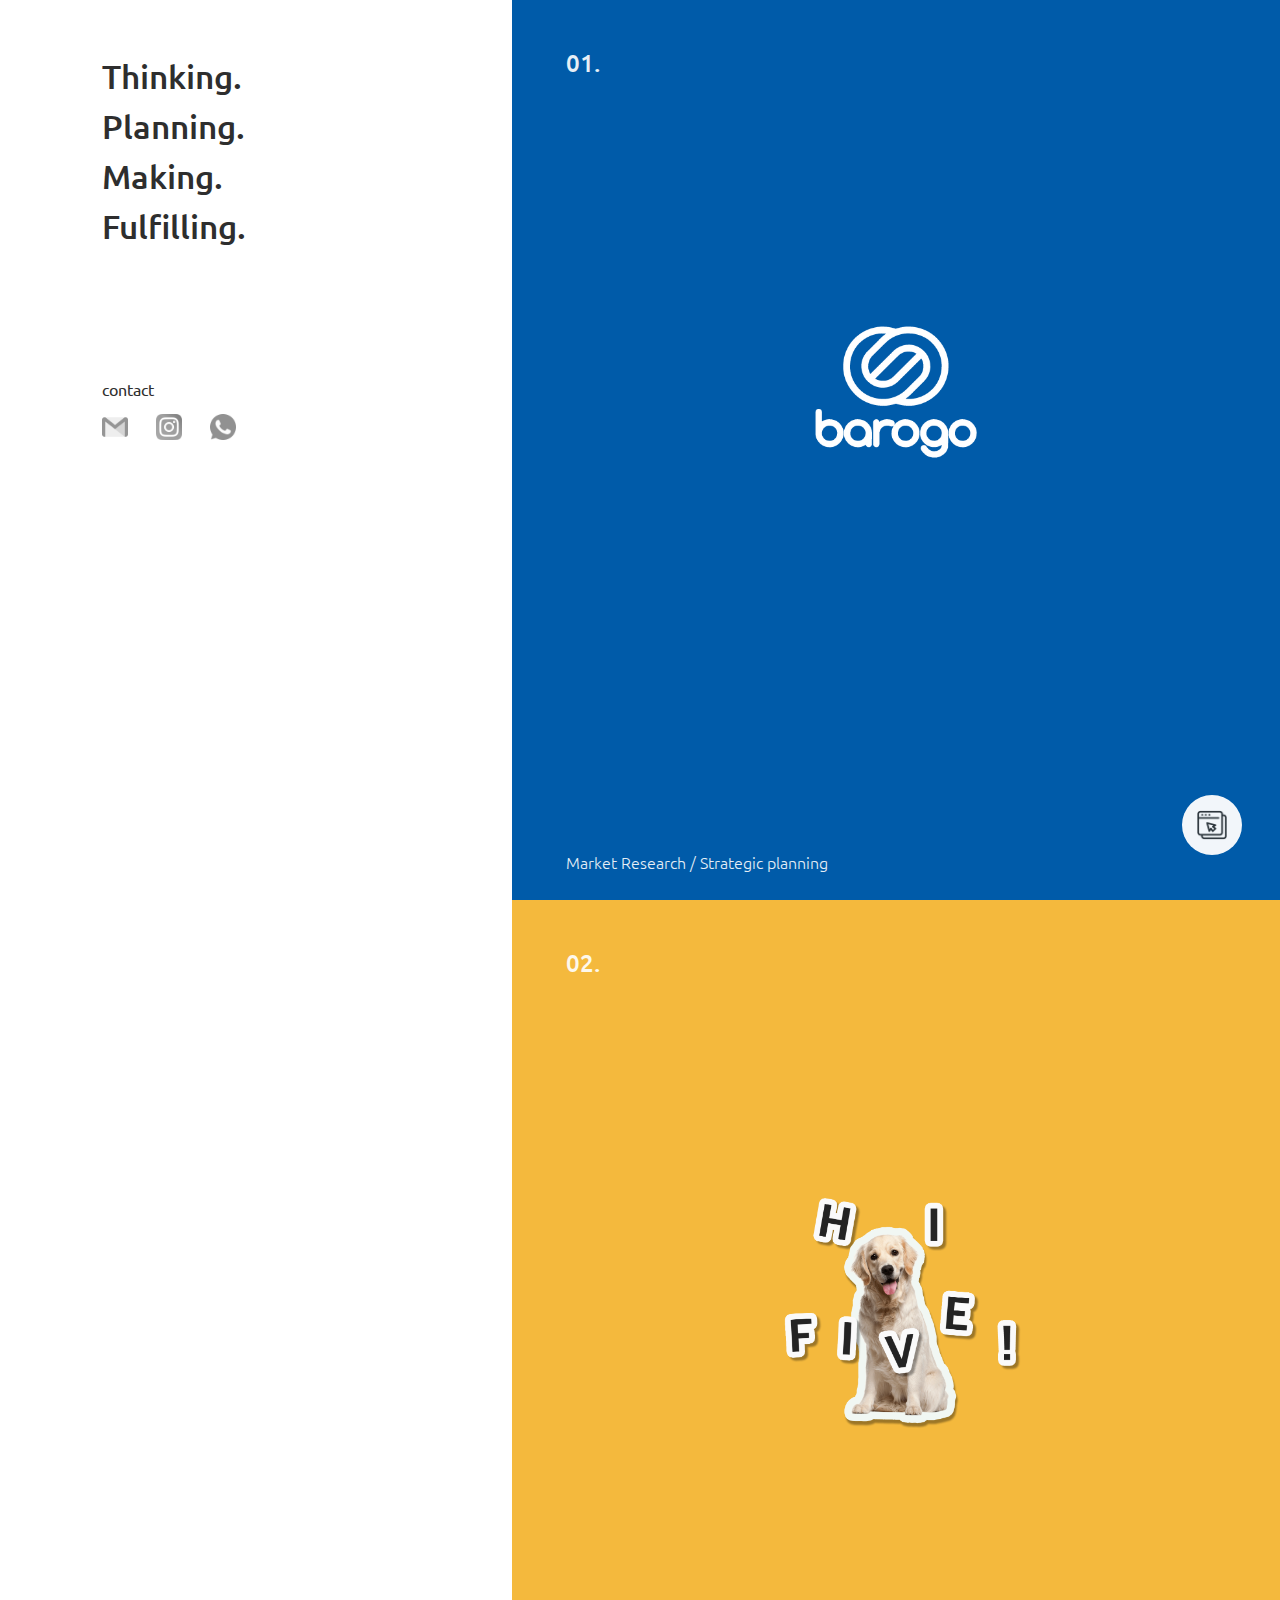
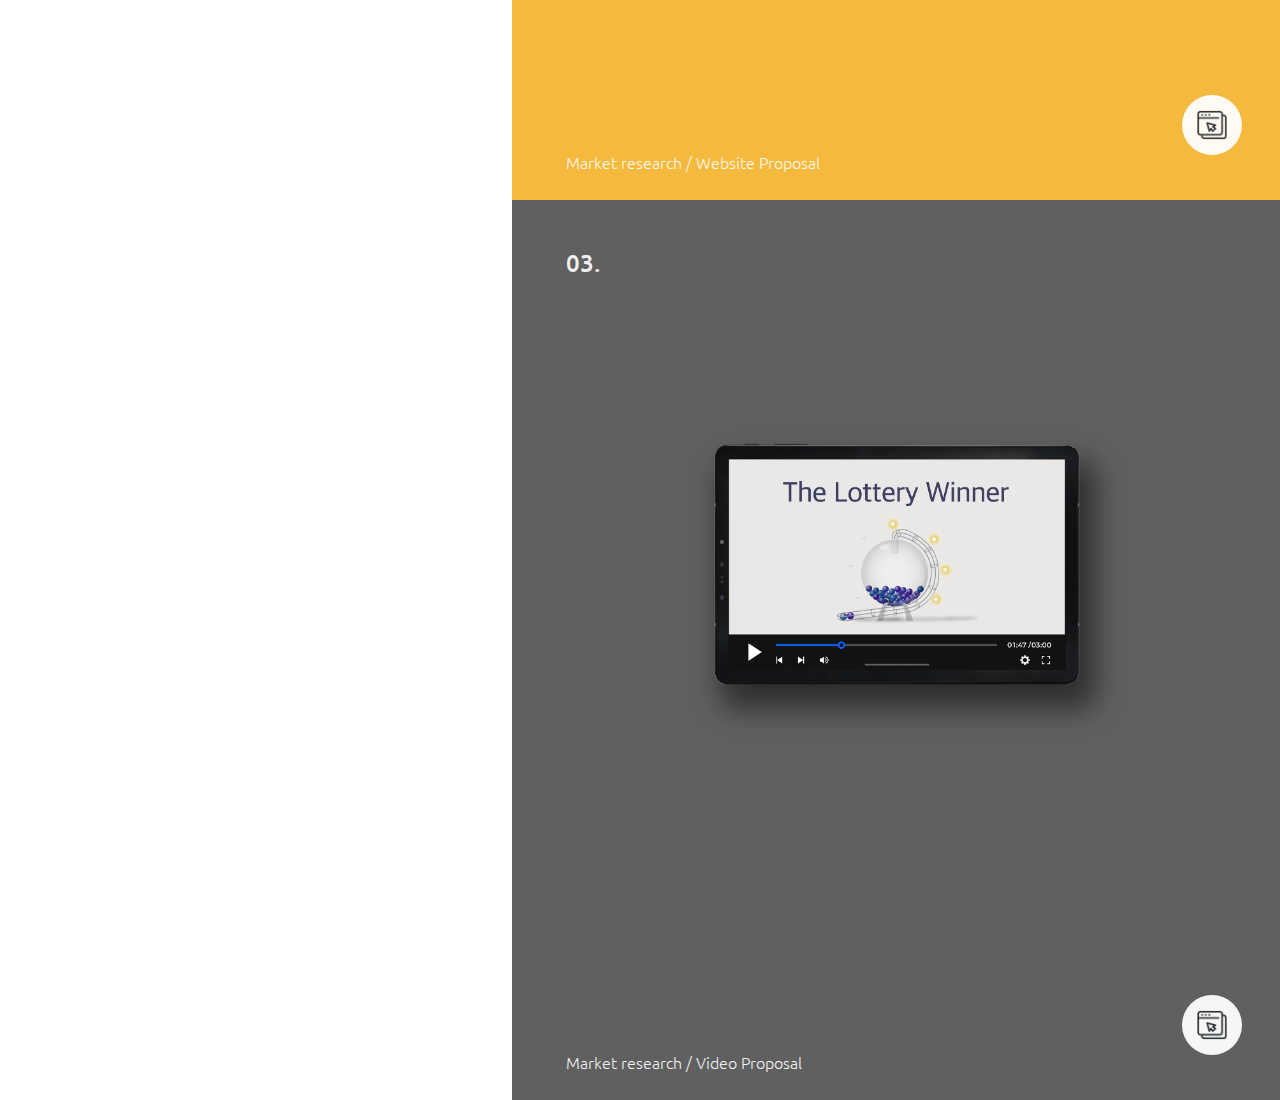
<file: index.html>
<!DOCTYPE html>
<html lang="en">
<head>
    <meta charset="UTF-8">
    <meta http-equiv="X-UA-Compatible" content="IE=edge">
    <meta name="viewport" content="width=device-width, initial-scale=1.0">
    <link rel="preconnect" href="https://fonts.googleapis.com">
<link rel="preconnect" href="https://fonts.gstatic.com" crossorigin>
<link href="https://fonts.googleapis.com/css2?family=Ubuntu:wght@300;400;500&display=swap" rel="stylesheet">
<link rel="stylesheet" href="./style.css">
<link rel="stylesheet" href="./contact.css">
<link rel="stylesheet" href="./contact_inform.css">
<link rel="stylesheet" href="./p.css">
<link rel="shortcut icon" href="./assets/favicon.ico/favicon.ico">
    <title>Portfolio MY</title>
<style>
    *{padding: 0; margin: 0;}

</style>



</head>


<body>
 <div class="left  ubuntu ">
    <div class="p center bold big">Thinking. <br>Planning.<br>Making.<br>Fulfilling.</div>
    <div class="p2 contact regular small">contact</div>
    <div class="p2 contact2">
          <div class="jb-c">
            <img src="./source/gmail_grey.png" alt="" class="jb-c">
            <a href="mailto:kimminyeong811@gmail.com"><img src="./source/gmail.png" alt="" class="jb-d"></a>
           </div>
          <div class="jb-e">
            <img src="./source/instagram_grey.png" alt="" class="jb-e">
            <a href="https://www.instagram.com/min_yeong_/"><img src="./source/instagram.png" alt="" class="jb-f"></a>
            </div>
            <div class="jb-a">
                <img src="./source/call_grey.png" alt="" class="jb-a">
                <img src="./source/call.png" alt="" class="jb-b">
                <div class="inform">010.5179.9677</div> 
                </div>
        </div> 
                  
    </div> 
    
        
</div>

<!--blue box-->        
<div class="right blue ubuntu">
    <div class="box">
        <img class="logo" src="./source/barogo_logo-ddslow.gif">
        </div> 
    <div class="underbox white light small" >Market Research / Strategic planning</div>
    <div class="topleftbox white midium bold p4">01.</div>
    <a href="./barogo.html">
    <div class="underringhtbox p3">
        <img src="./source/clickpage.png" width="30px">
    </div>  
</a>  
</div>

<!--yellow box-->
<div class="right yellow ubuntu">
    <div class="box">
    <img src="./source/dog Hi five.png" width="60%" alt="">
    <div class="underbox white light small" >Market research / Website Proposal</div>
    <div class="topleftbox white midium bold p4">02.</div>
    <a href="./hifive.html">
    <div class="underringhtbox p3">
        <img src="./source/clickpage.png" width="30px">
    </div> 
</a>   
</div>
</div>

<!--darkgrey box-->
<div class="right darkgrey ubuntu">
    <div class="box">
    <img src="./source/tablet mockup video.png" width="90%" alt="">
    <div class="underbox white light small" >Market research / Video Proposal</div>
    <div class="topleftbox white midium bold p4">03.</div>
    <a href="./The Lottery Winner.html">
        <div class="underringhtbox p3">
            <img src="./source/clickpage.png" width="30px">
        </div> 
    </a>   
</div>
</div>

</body>
</html>
</file>
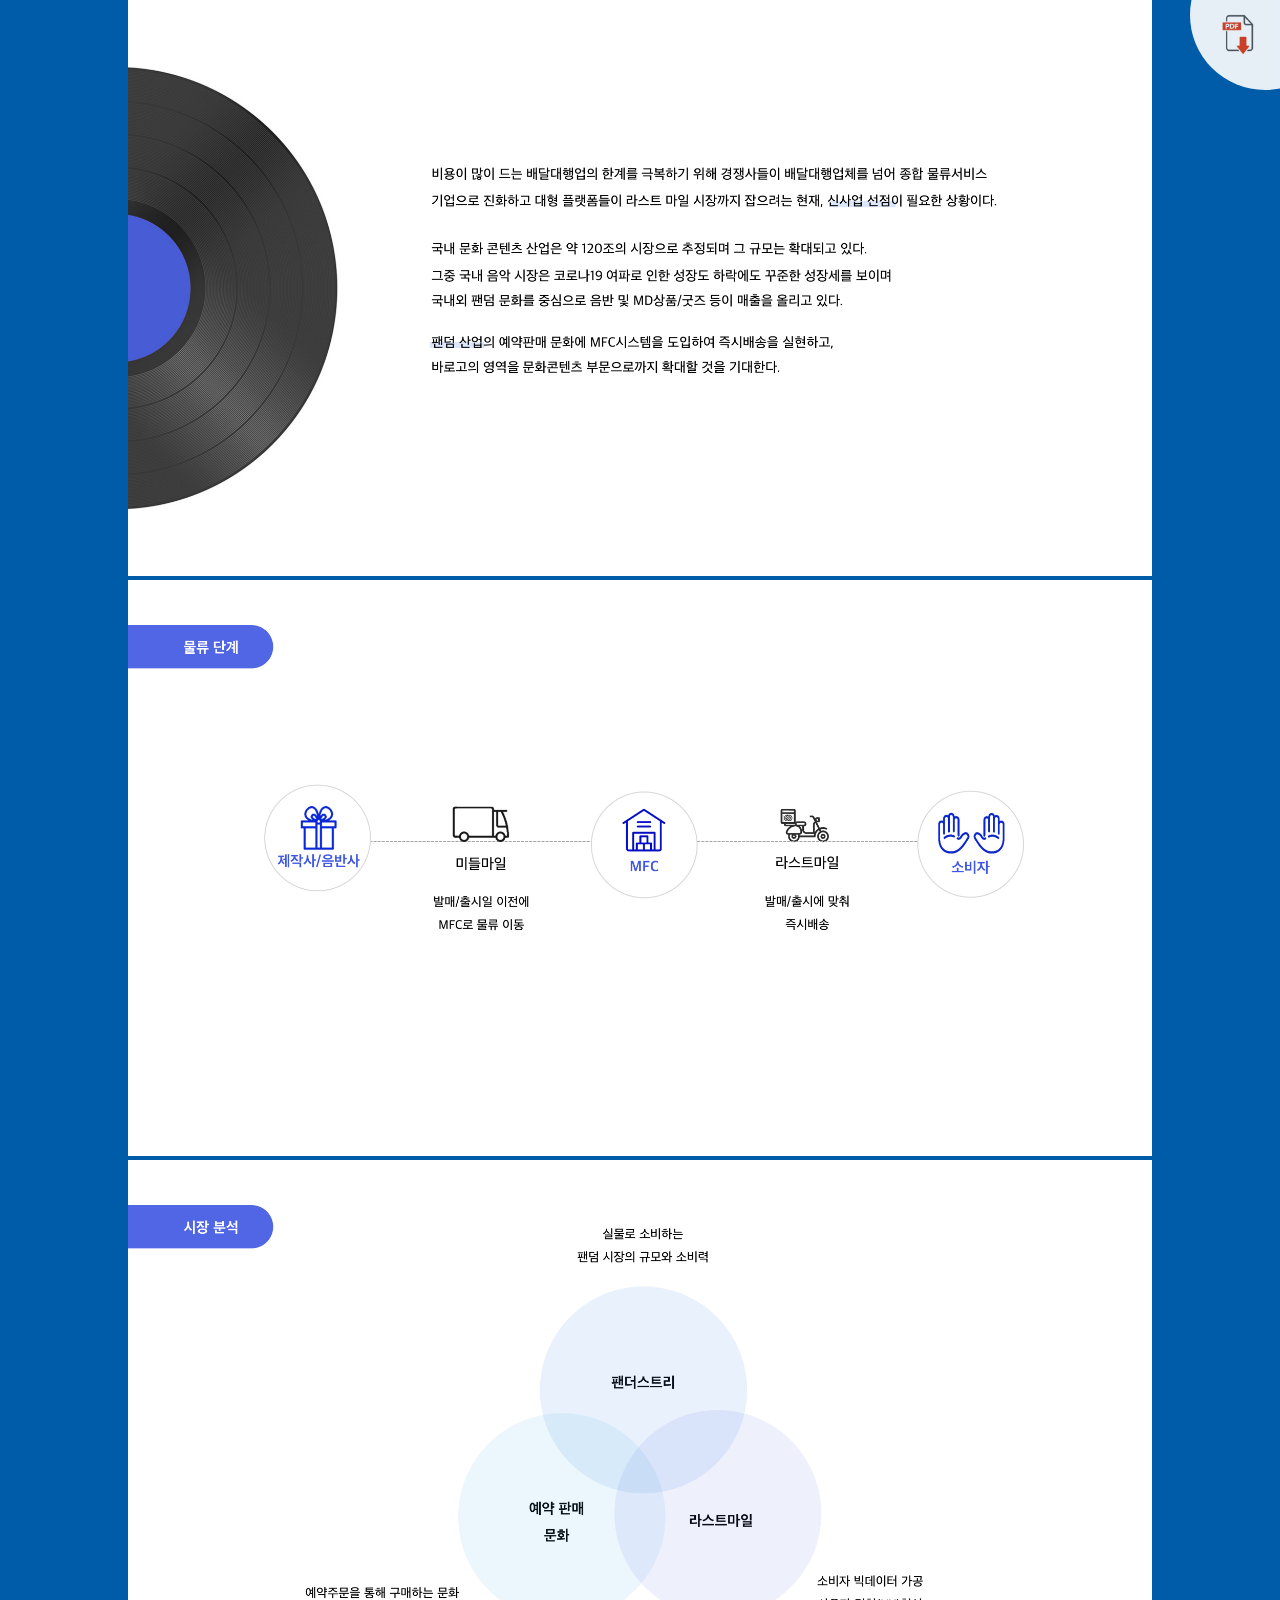
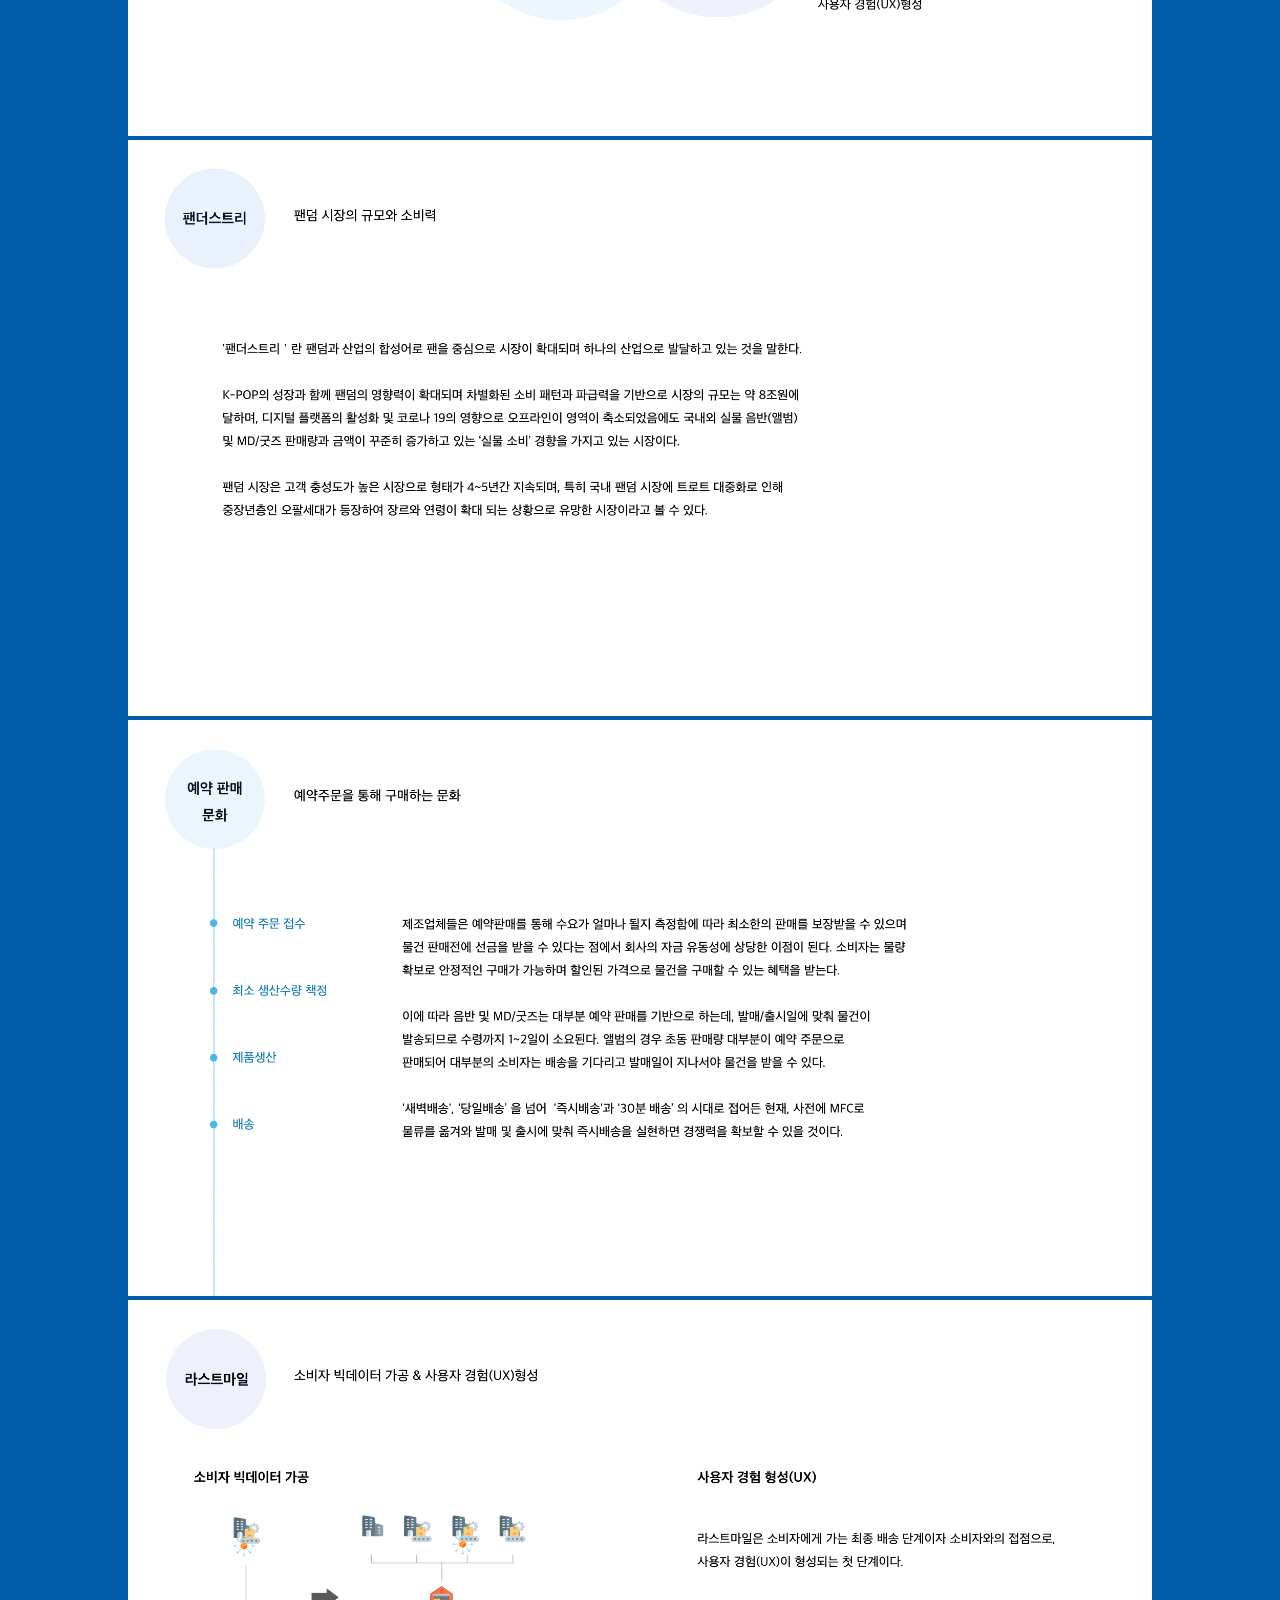
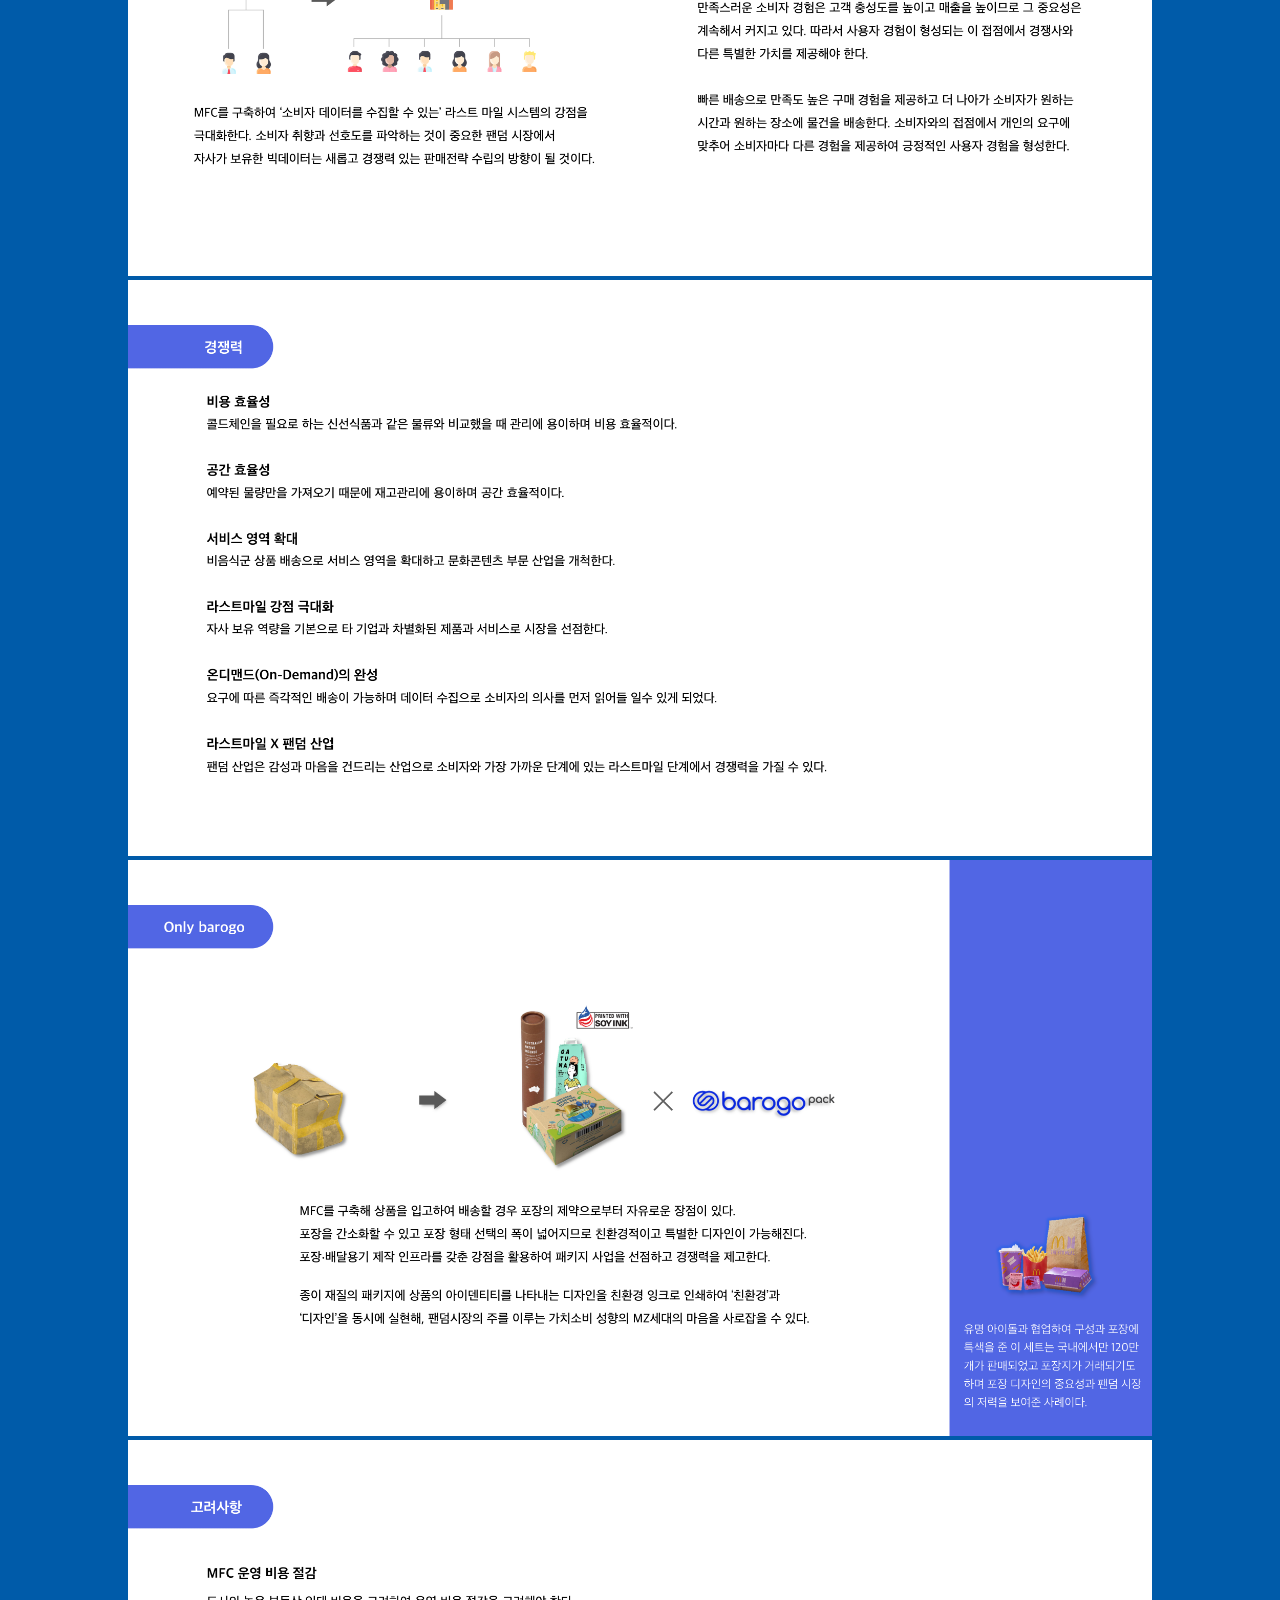
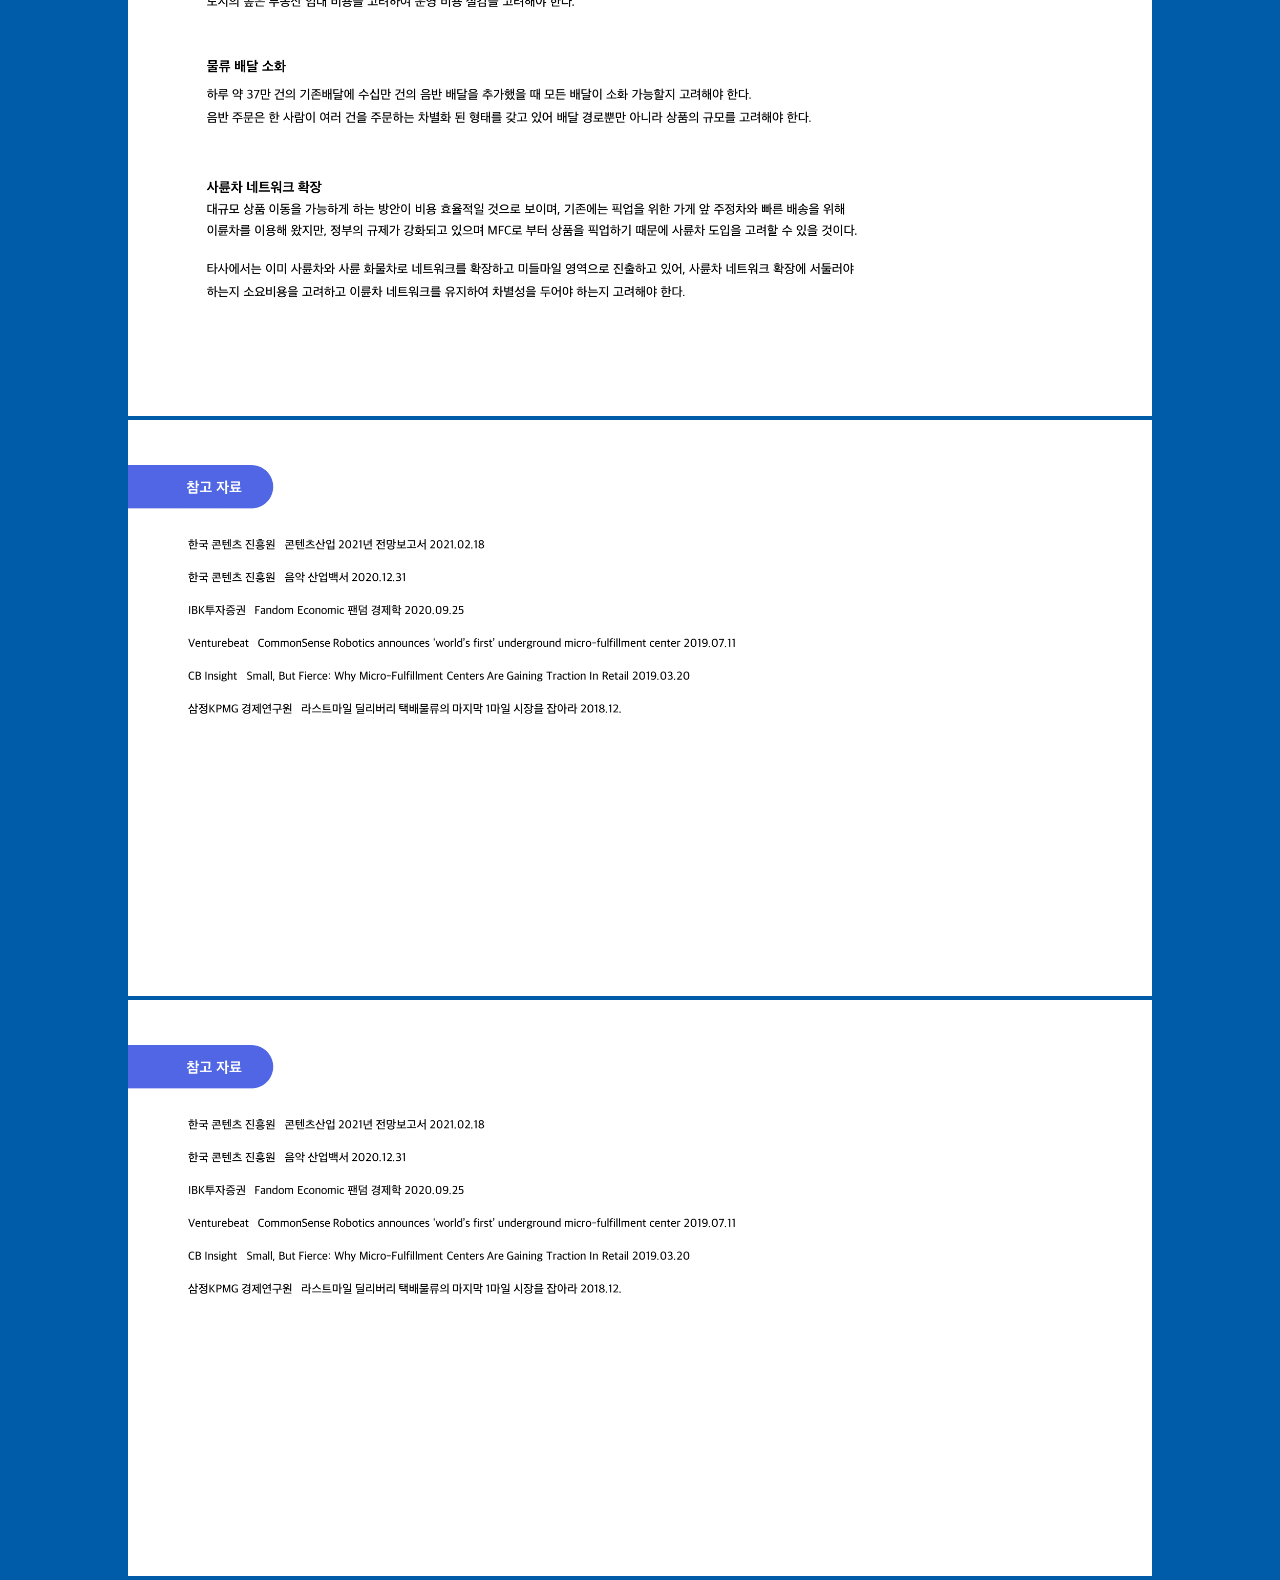
<file: barogo.html>
<!DOCTYPE html>
<html lang="en">
<head>
    <meta charset="UTF-8">
    <meta http-equiv="X-UA-Compatible" content="IE=edge">
    <meta name="viewport" content="width=device-width, initial-scale=1.0">
    <link rel="stylesheet" href="./p.css">
    <link rel="shortcut icon" href="./assets/favicon.ico/favicon.ico">
    <title>barogo</title>
    <style>
        *{padding: 0; margin: 0;}
        body{background-color: #005ba9;
        }
        .box{
            height: auto;
            text-align: center;
            position: relative;
        }
        .size{width: 80%;}
        
    
    #pdf{
        border-radius: 75px;
        width: 150px;
        height: 150px;
        background-color: white;
        position:absolute;right:-60px;top:-60px;
        opacity: 0.9;
        display: flex;;
        text-align: left;
        vertical-align: bottom;
        align-items: flex-end; 
    }
    #pdf:hover{opacity: 1;
    cursor: pointer;
    box-shadow: 5px 9px 28.5px 1.5px rgba(0, 0, 0, 0.4) ;}

    .icon{position:relative; 
    padding: 30px;}

    </style>
</head>
<body style="overflow-x: hidden">
<div class="box">
    <img class="size" src="./0628/슬라이드1.PNG" alt="">
    <img class="size" src="./0628/슬라이드2.PNG" alt="">
    <img class="size" src="./0628/슬라이드3.PNG" alt="">
    <img class="size" src="./0628/슬라이드4.PNG" alt="">
    <img class="size" src="./0628/슬라이드5.PNG" alt="">
    <img class="size" src="./0628/슬라이드6.PNG" alt="">
    <img class="size" src="./0628/슬라이드7.PNG" alt="">
    <img class="size" src="./0628/슬라이드8.PNG" alt="">
    <img class="size" src="./0628/슬라이드9.PNG" alt="">
    <img class="size" src="./0628/슬라이드10.PNG" alt="">
    <img class="size" src="./0628/슬라이드11.PNG" alt="">

</div>
<a href="./portfolio/barogo.pdf"target="_blank">
<div id="pdf">
    <img class="icon" src="./source/pdf load.png" width="35px" height="43px" alt="">
</a>
</div>

</body>
</html>
</file>
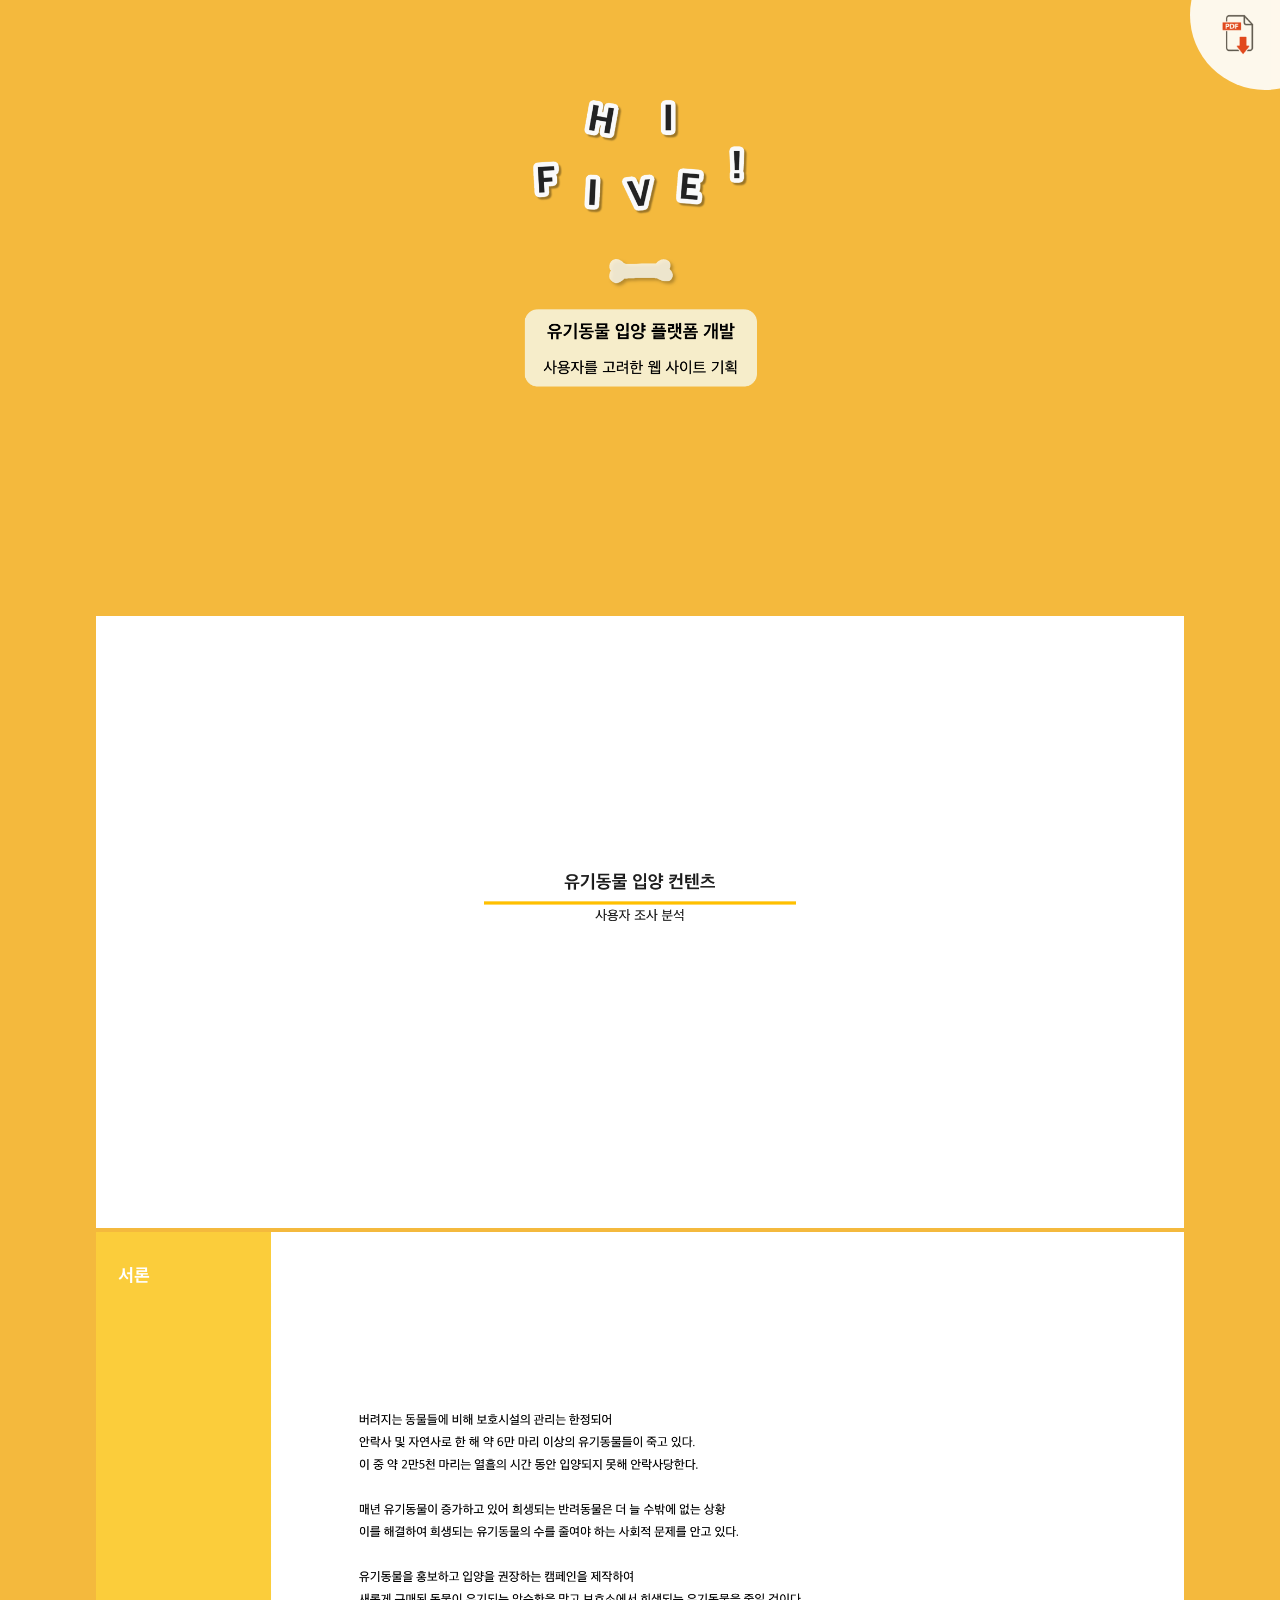
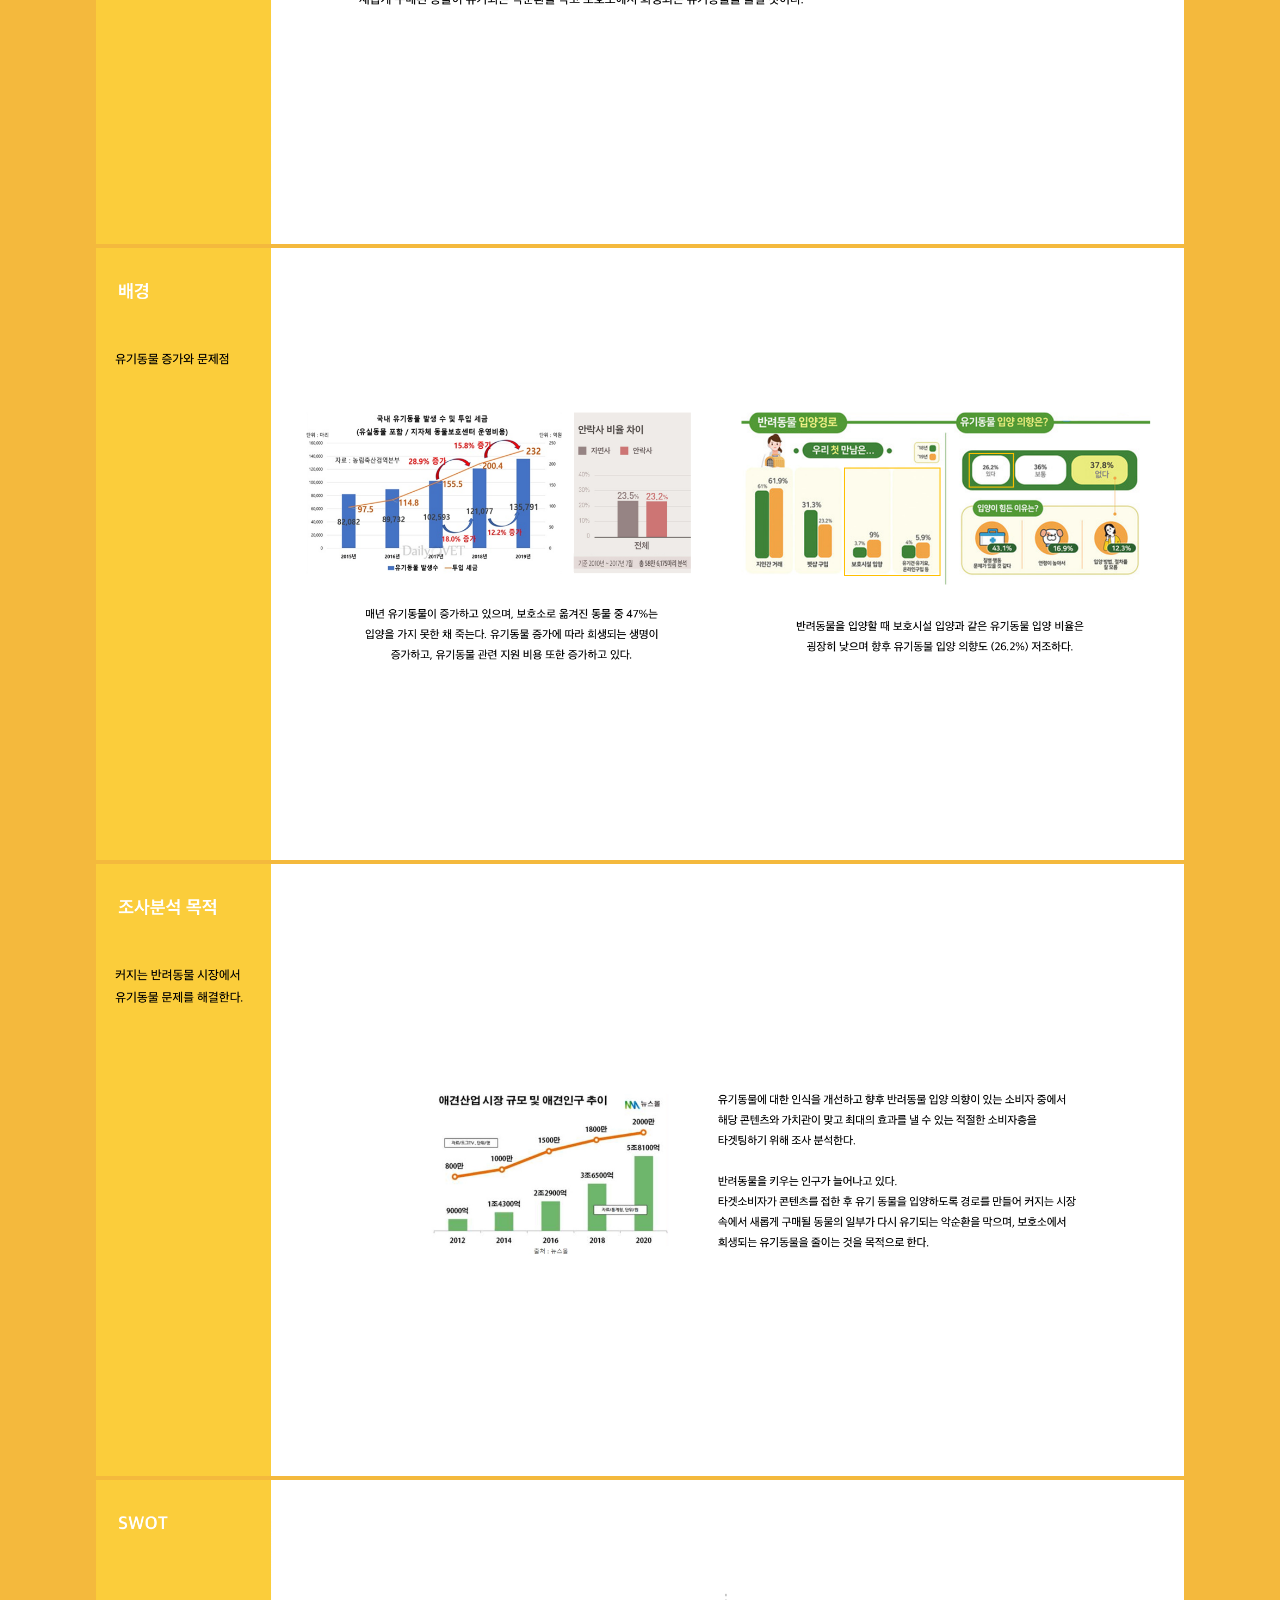
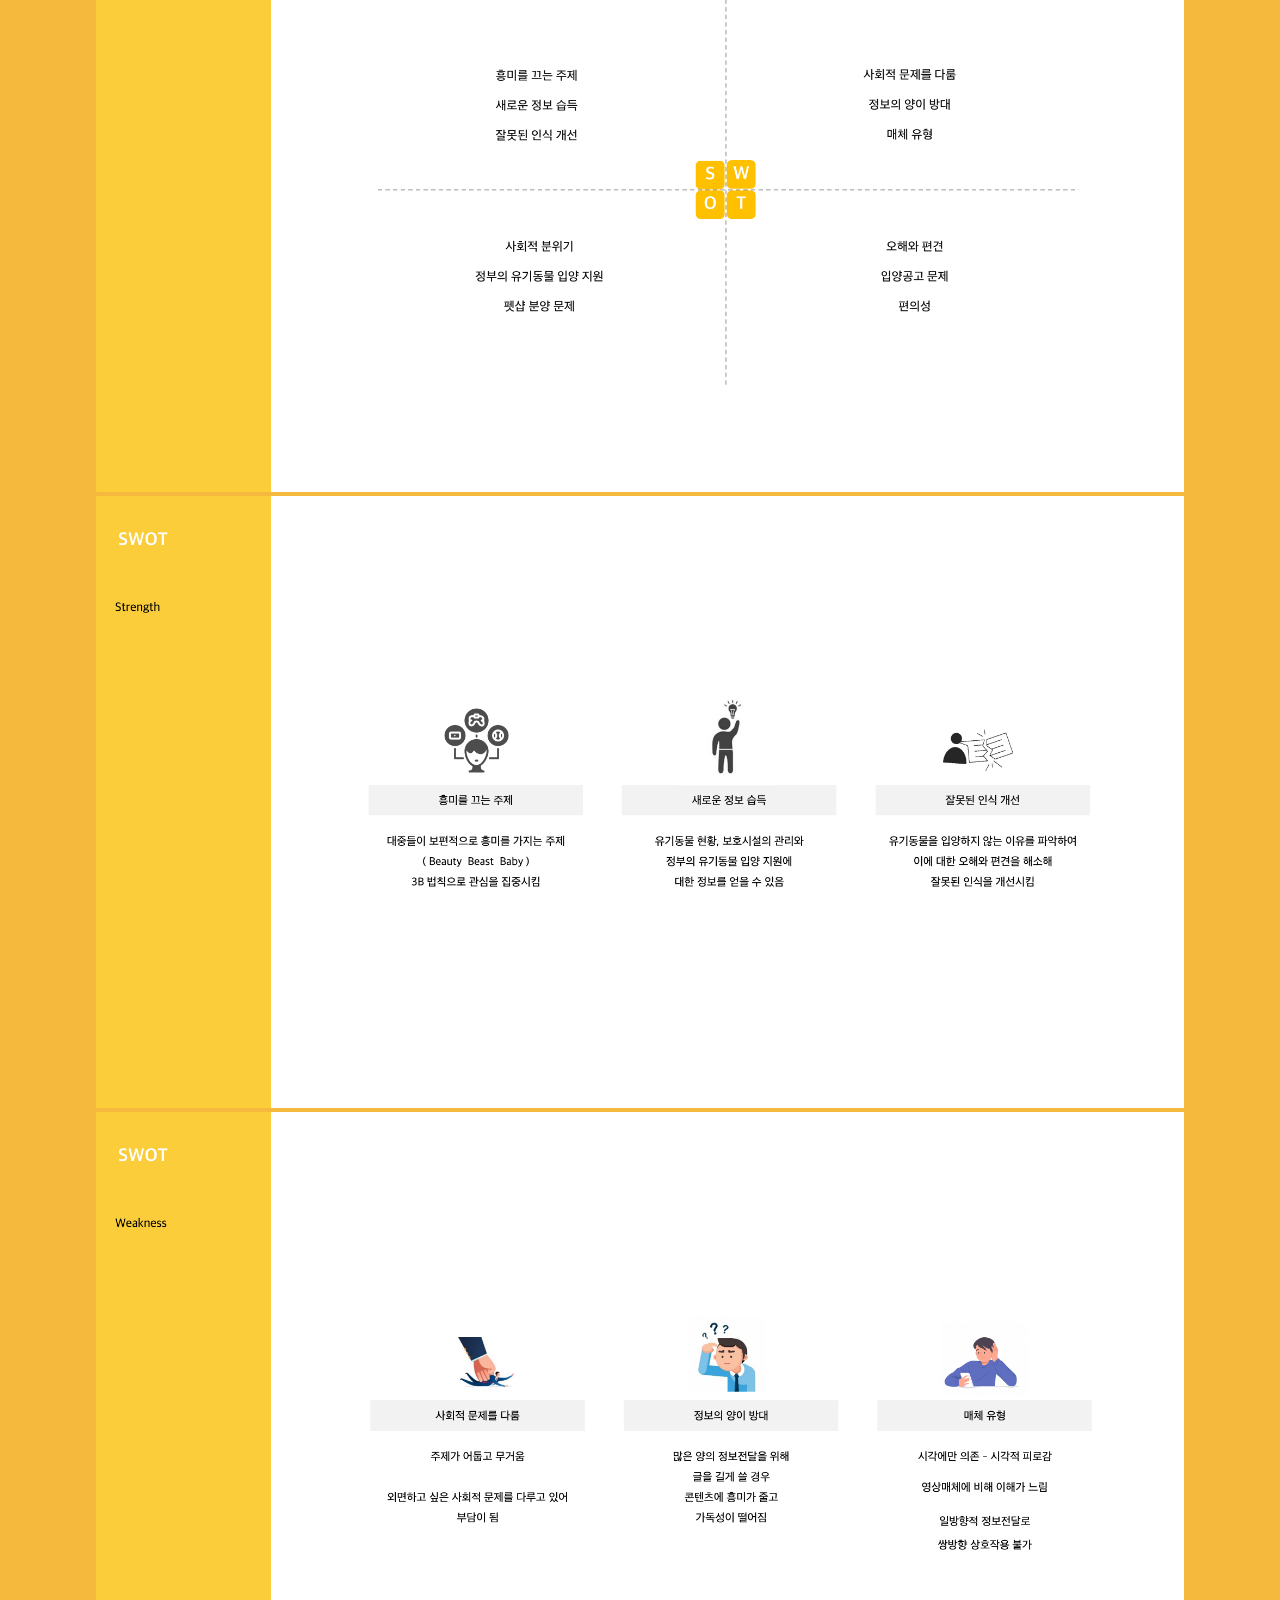
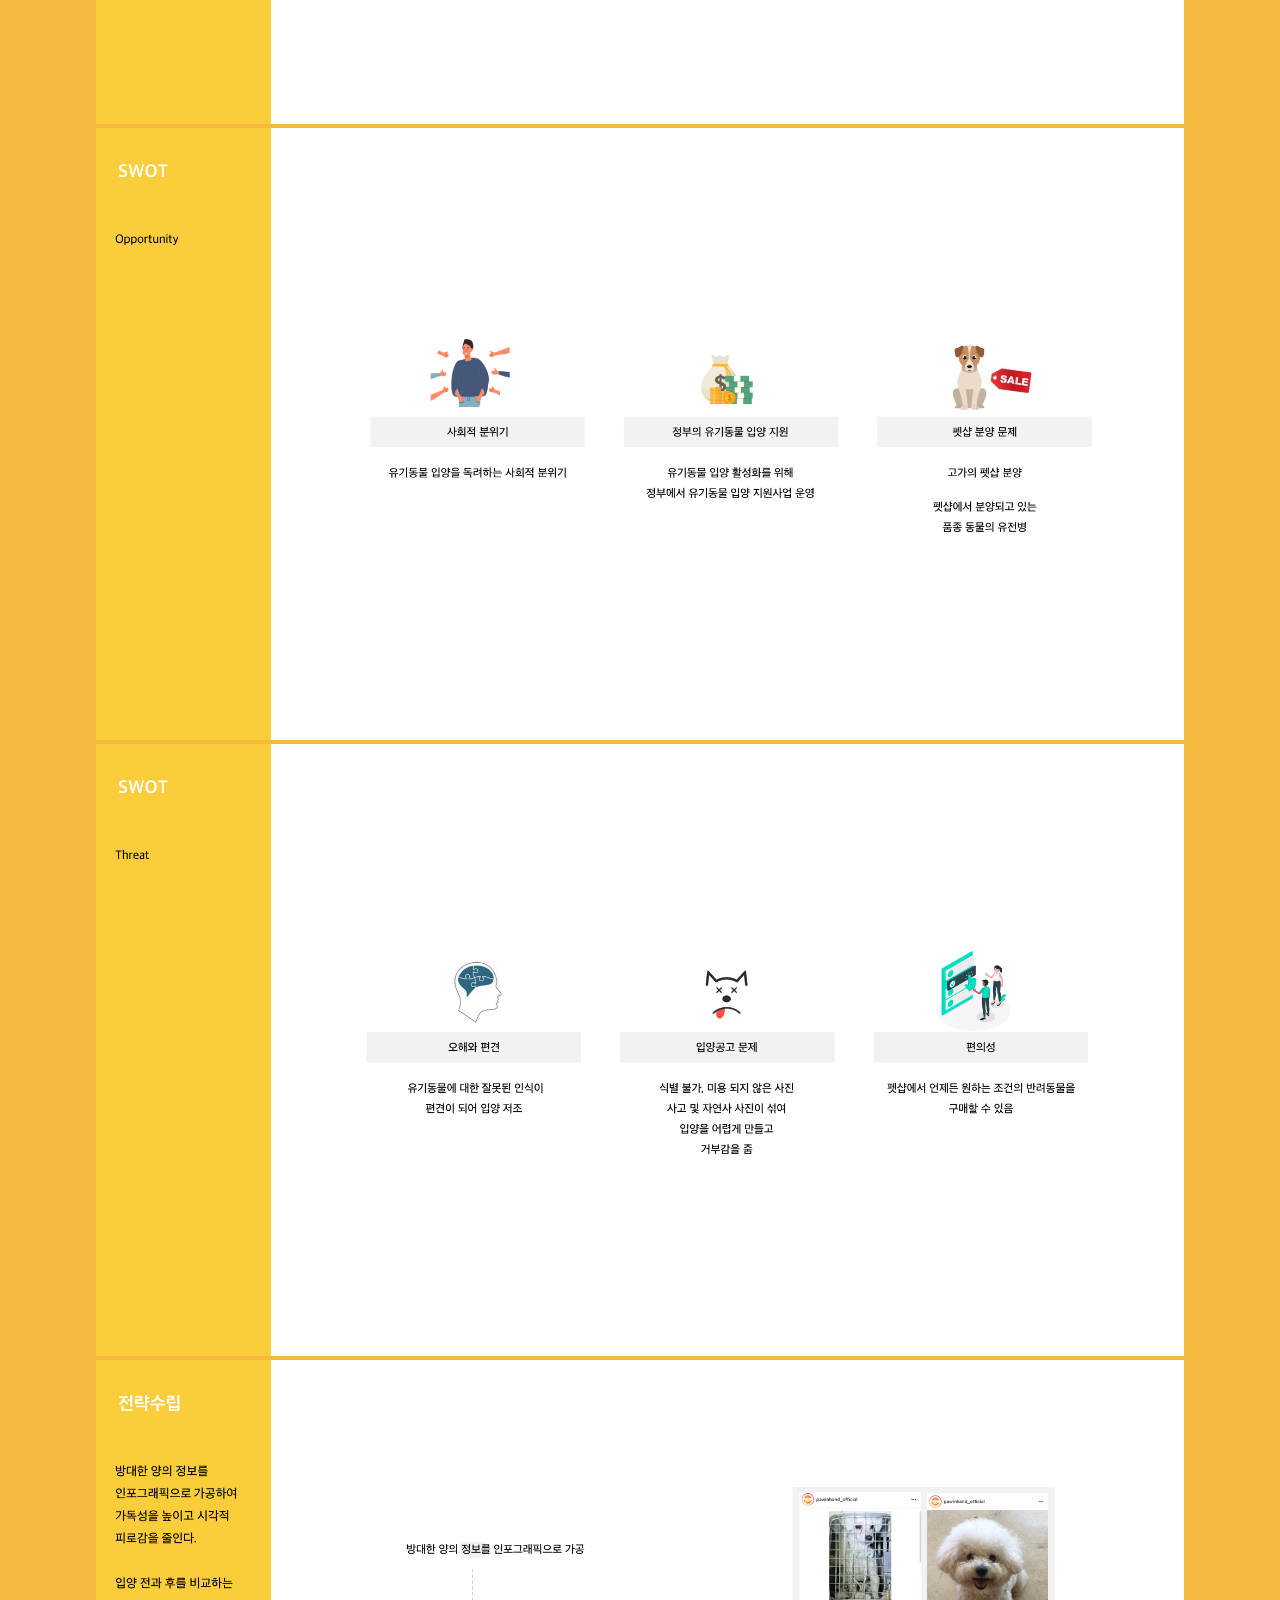
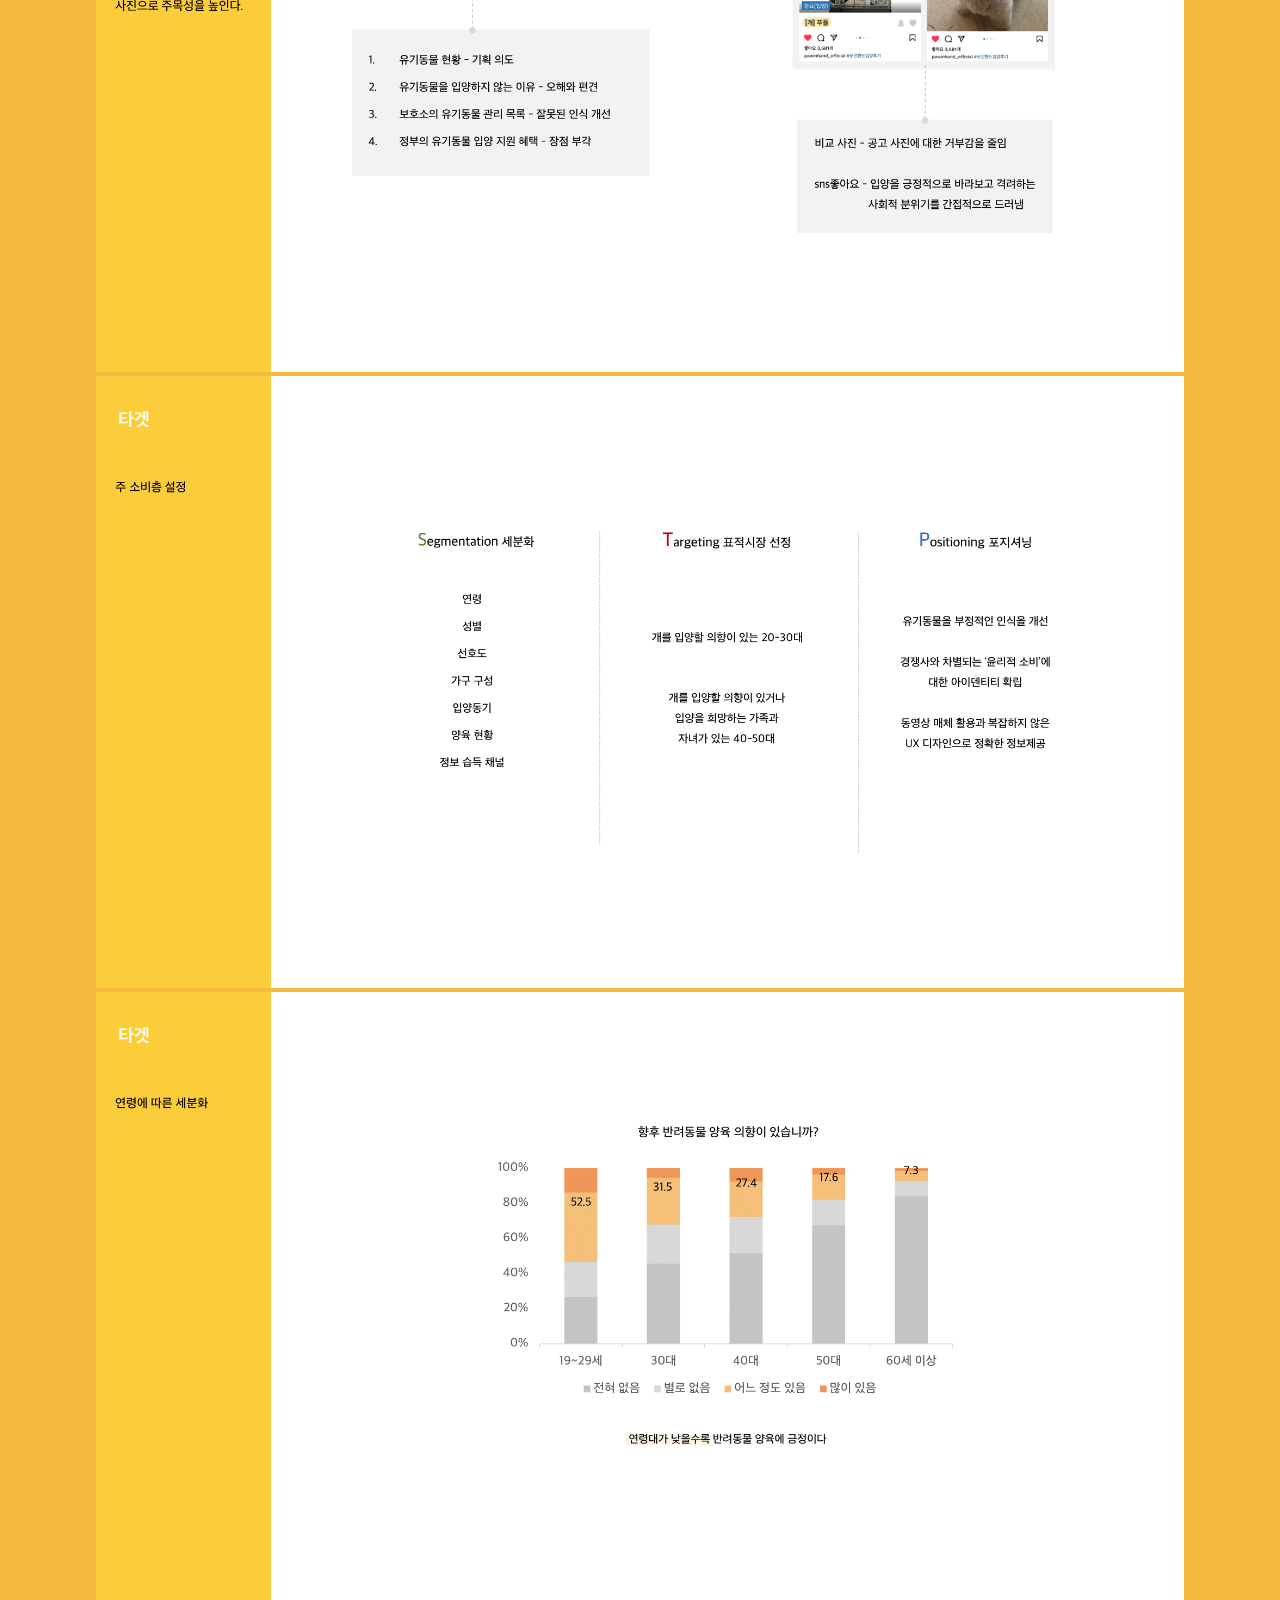
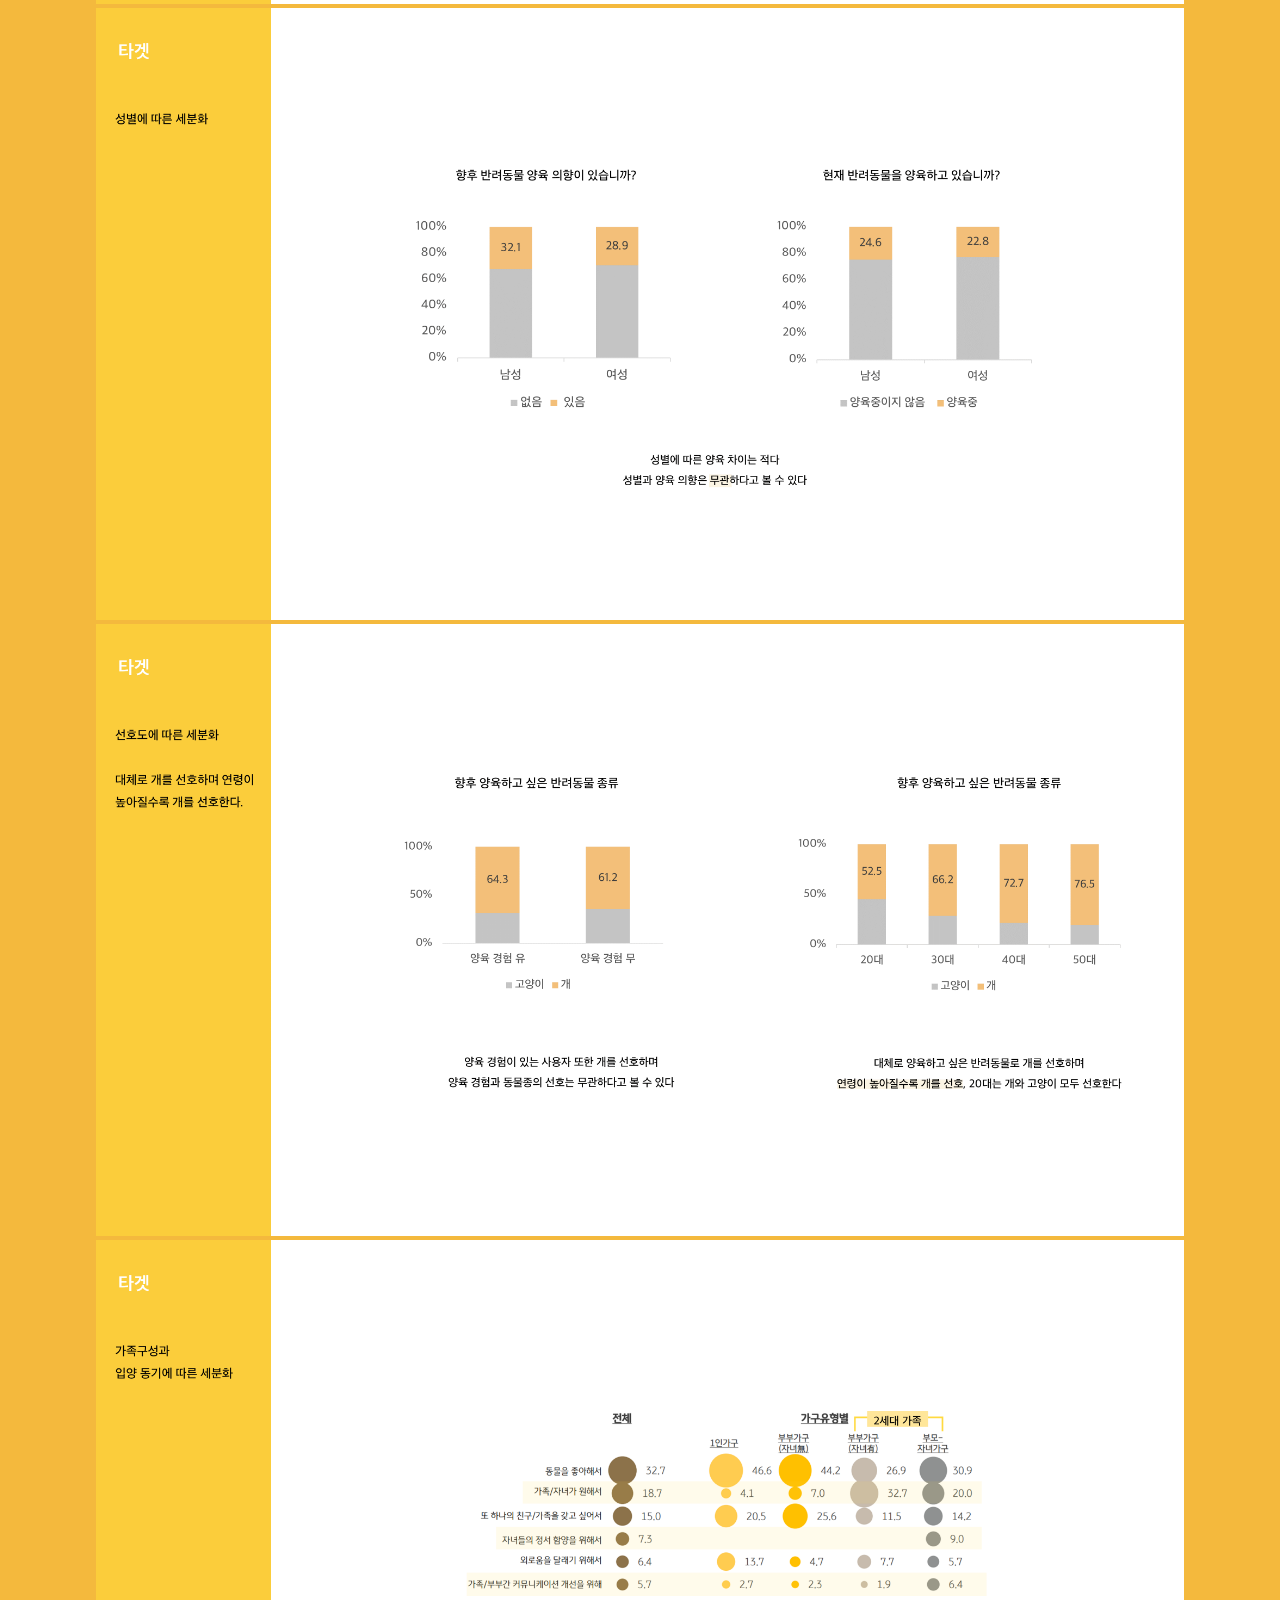
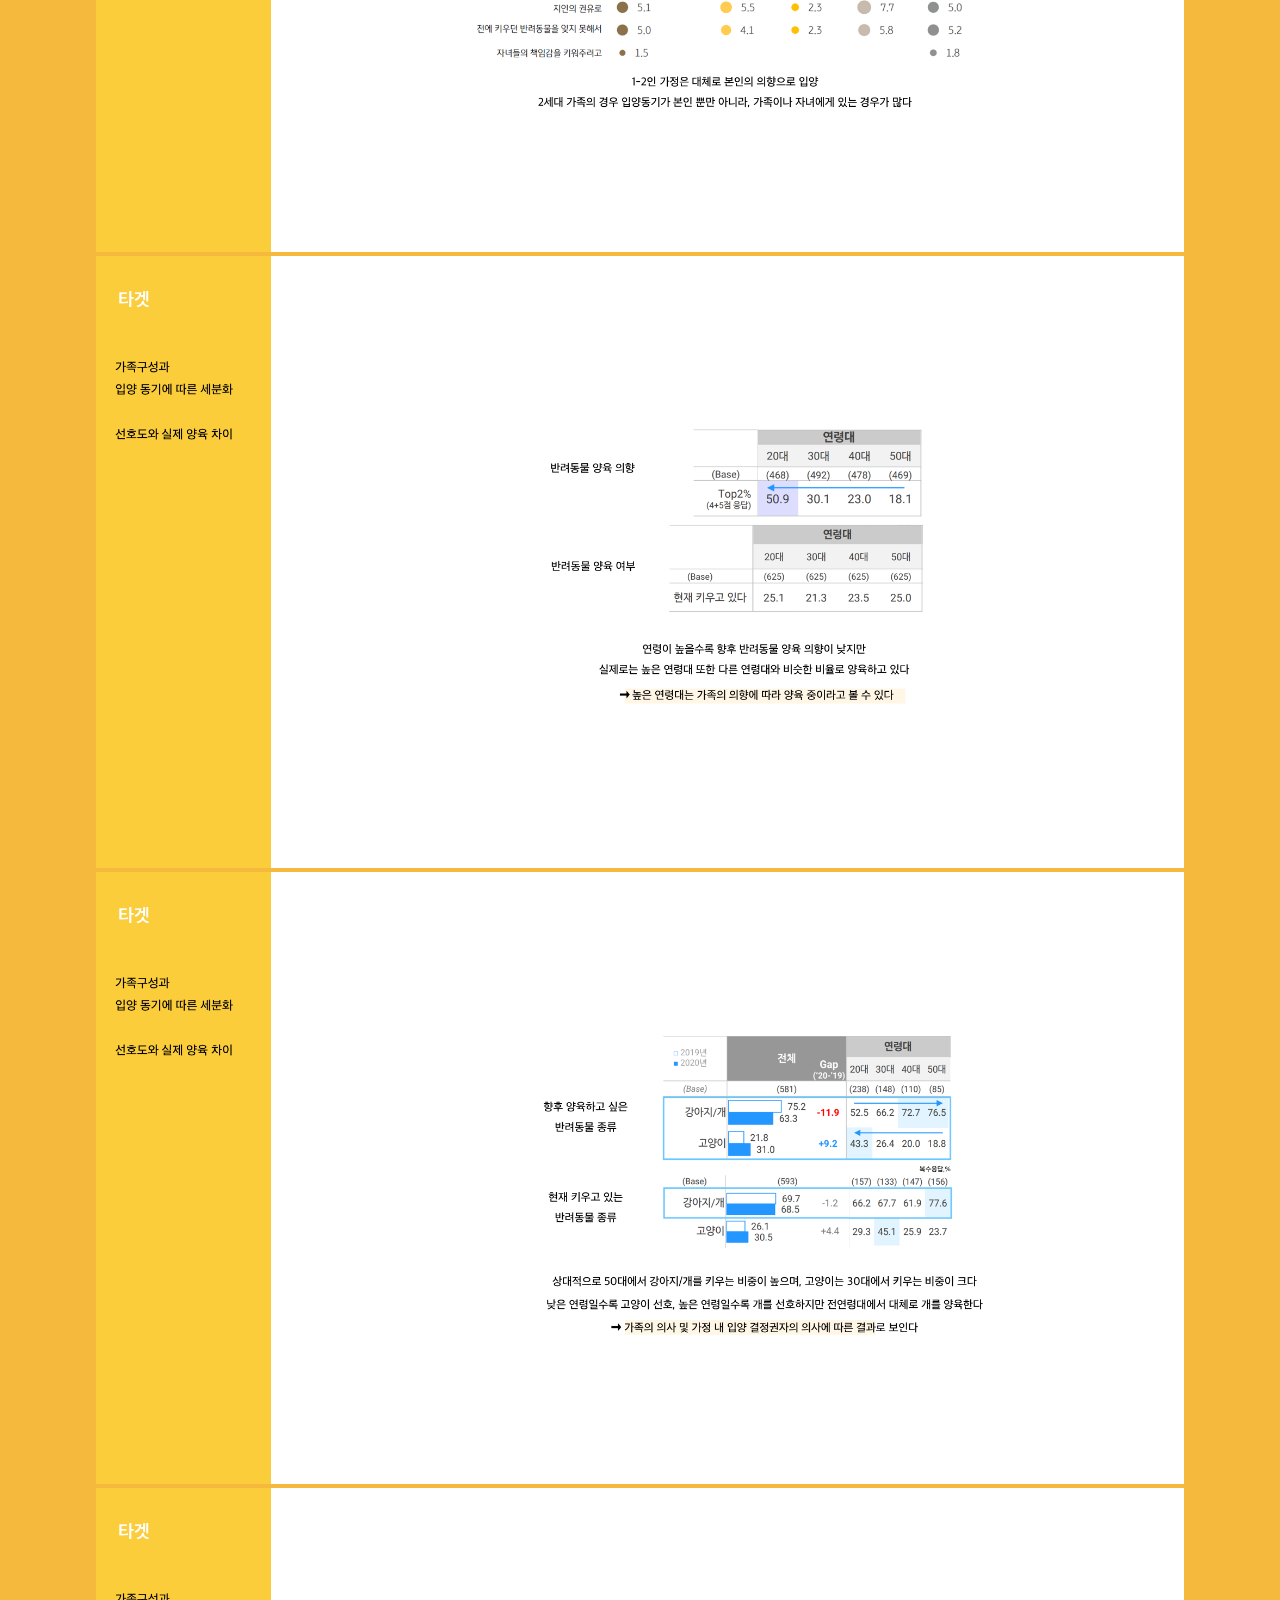
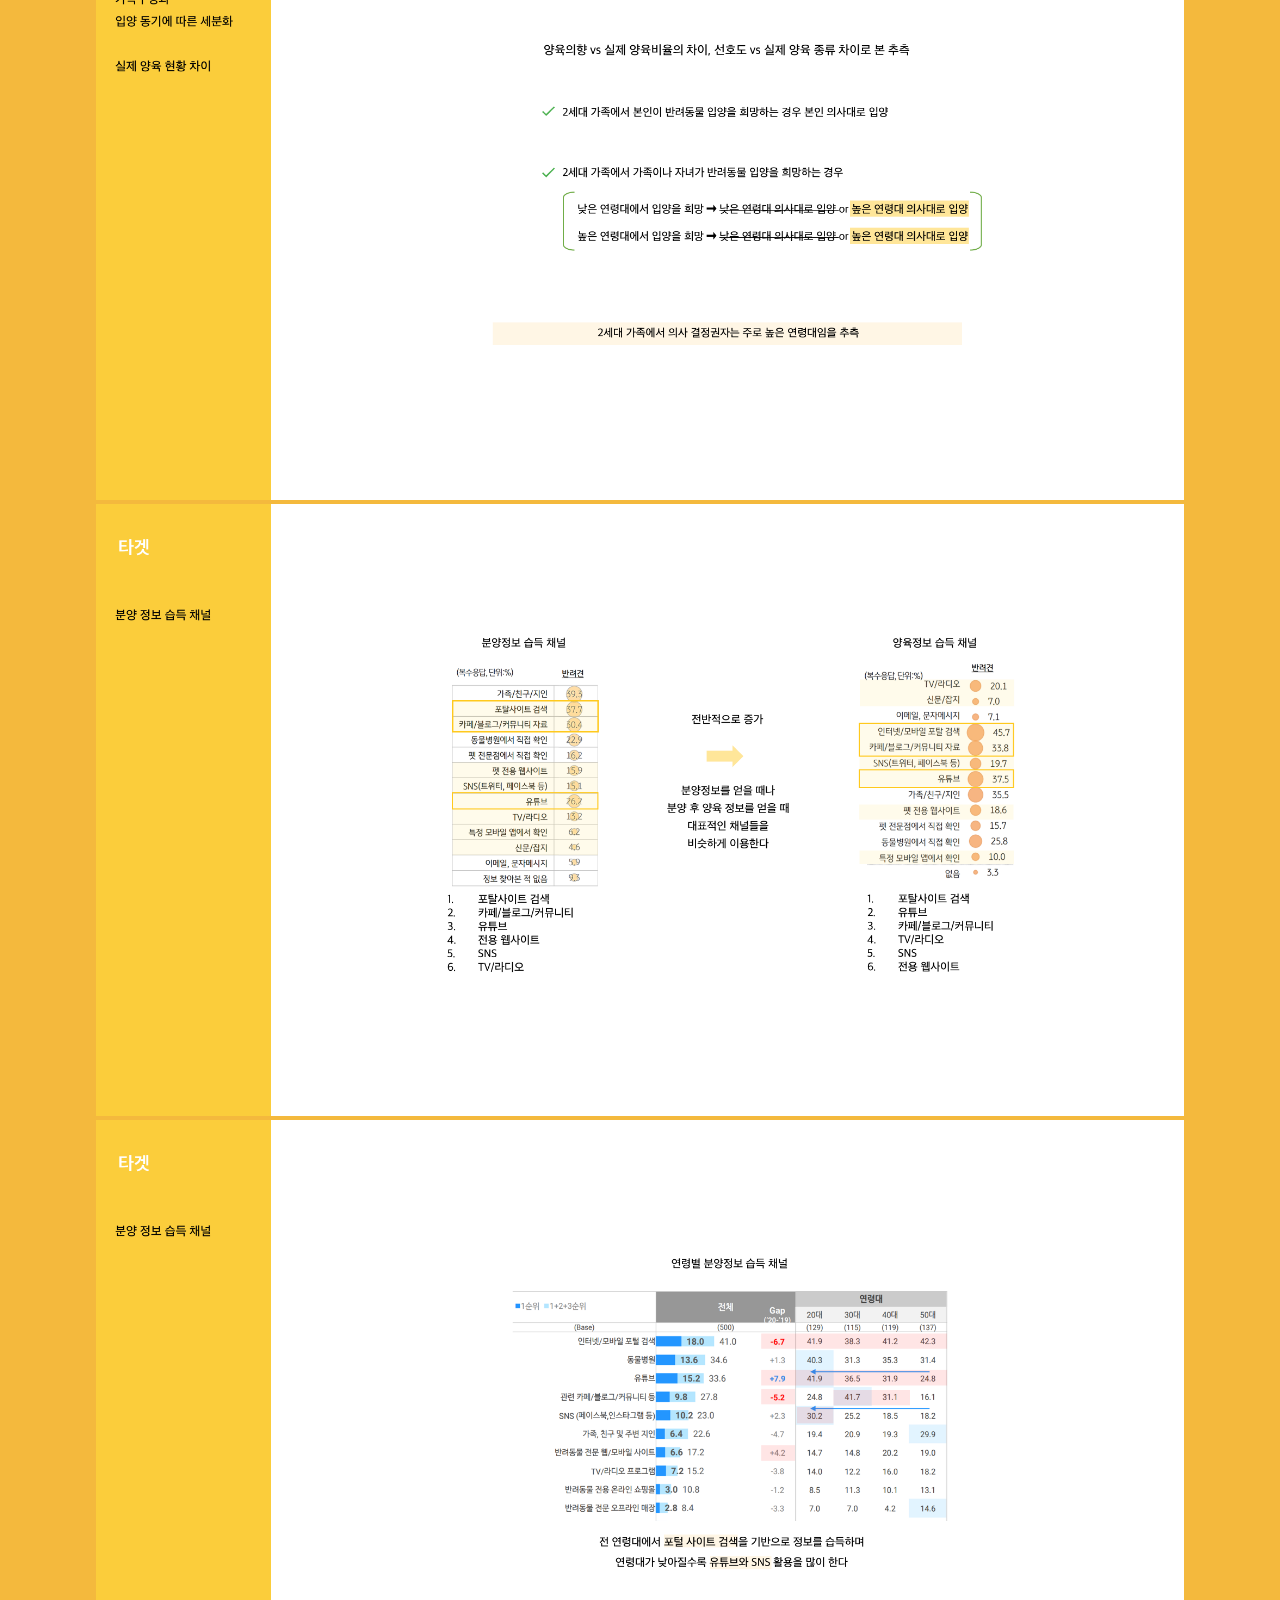
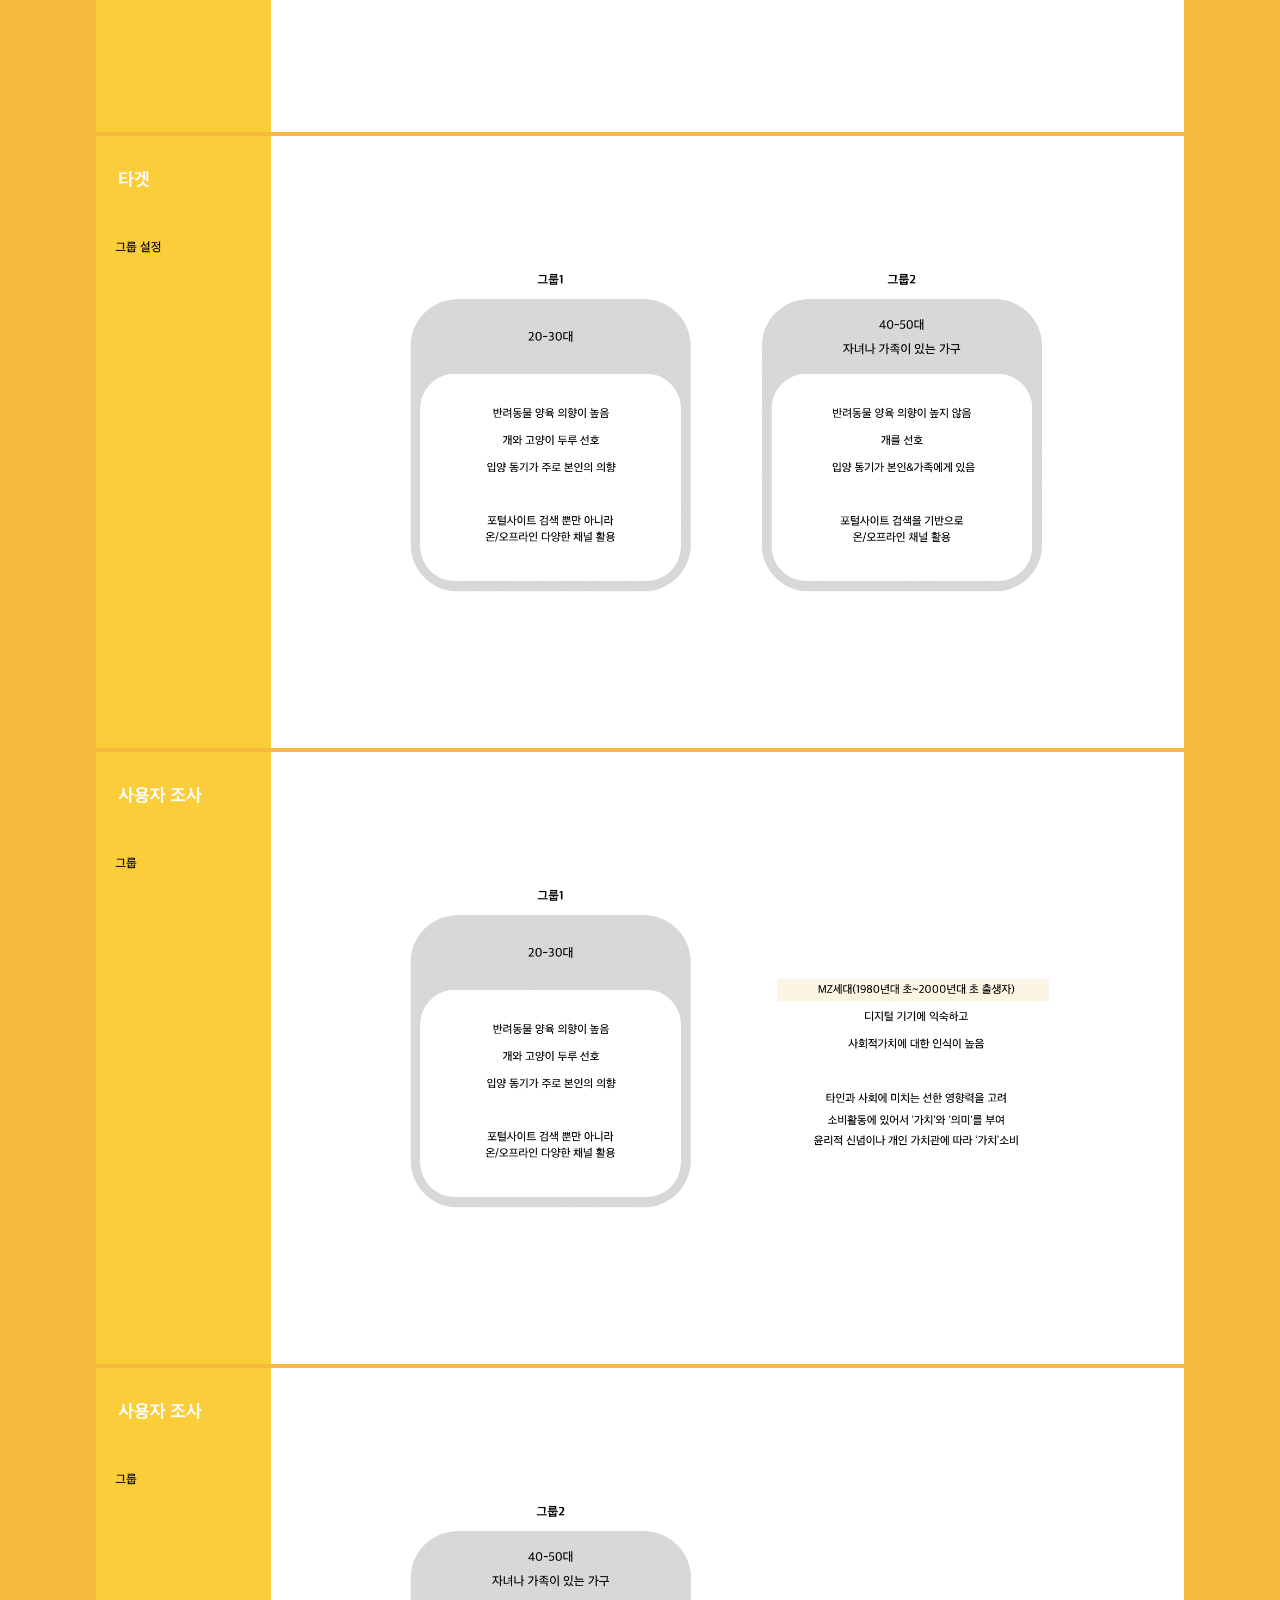
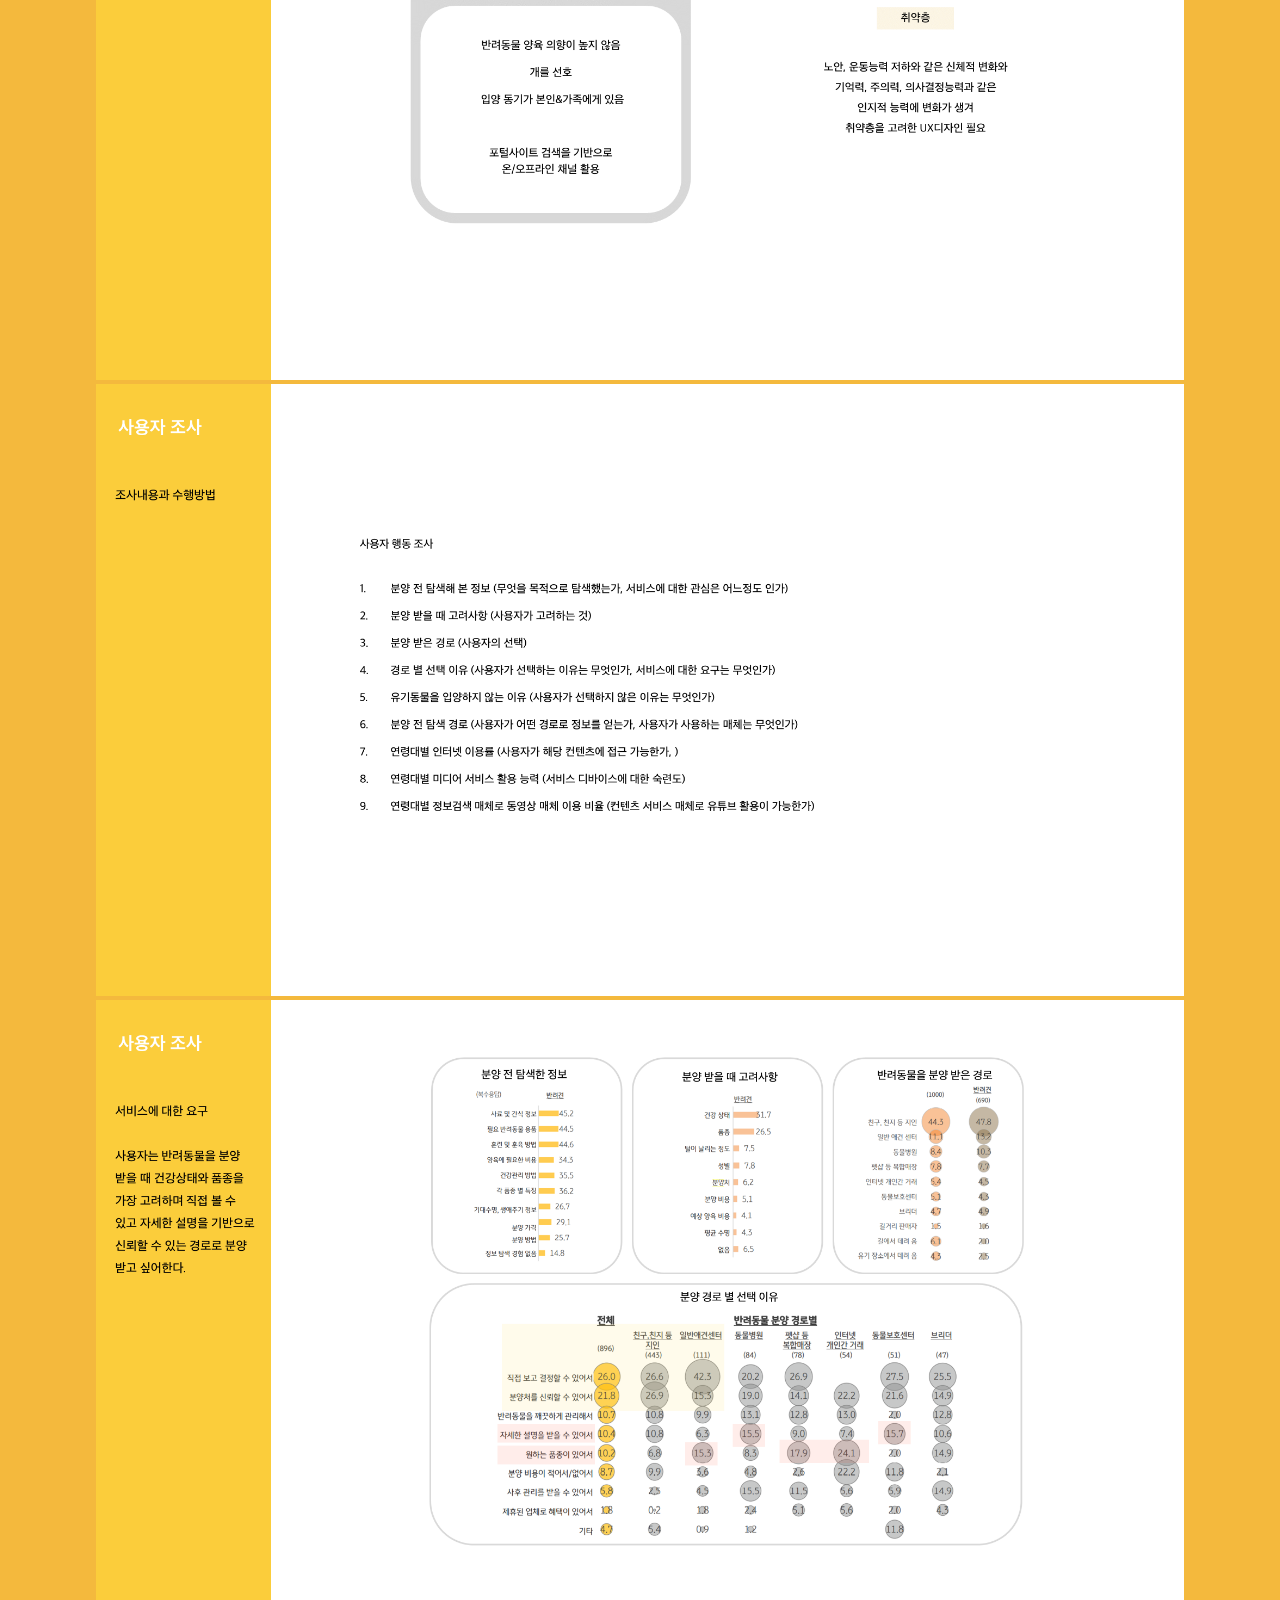
<file: hifive.html>
<!DOCTYPE html>
<html lang="en">
<head>
    <meta charset="UTF-8">
    <meta http-equiv="X-UA-Compatible" content="IE=edge">
    <meta name="viewport" content="width=device-width, initial-scale=1.0">
    <link rel="stylesheet" href="./p.css">
    <link rel="shortcut icon" href="./assets/favicon.ico/favicon.ico">
    <title>HiFive</title>
    <style>
        *{padding: 0; margin: 0;}
        body{background-color: #f4b93d;
        }
        .box{
            height: auto;
            text-align: center;
            position: relative;
        }
        .size{width: 85%;}
        
    
    #pdf{
        border-radius: 75px;
        width: 150px;
        height: 150px;
        background-color: white;
        position:absolute;right:-60px;top:-60px;
        opacity: 0.9;
        display: flex;;
        text-align: left;
        vertical-align: bottom;
        align-items: flex-end; 
    }
    #pdf:hover{opacity: 1;
    cursor: pointer;
    box-shadow: 5px 9px 28.5px 1.5px rgba(0, 0, 0, 0.4) ;}

    .icon{position:relative; 
    padding: 30px;}

    </style>
</head>
<body style="overflow-x: hidden">
<div class="box">
    <img class="size" src="./유기동물 입양 플랫폼/슬라이드1.PNG" alt="">
    <img class="size" src="./유기동물 입양 플랫폼/슬라이드2.PNG" alt="">
    <img class="size" src="./유기동물 입양 플랫폼/슬라이드3.PNG" alt="">
    <img class="size" src="./유기동물 입양 플랫폼/슬라이드4.PNG" alt="">
    <img class="size" src="./유기동물 입양 플랫폼/슬라이드5.PNG" alt="">
    <img class="size" src="./유기동물 입양 플랫폼/슬라이드6.PNG" alt="">
    <img class="size" src="./유기동물 입양 플랫폼/슬라이드7.PNG" alt="">
    <img class="size" src="./유기동물 입양 플랫폼/슬라이드8.PNG" alt="">
    <img class="size" src="./유기동물 입양 플랫폼/슬라이드9.PNG" alt="">
    <img class="size" src="./유기동물 입양 플랫폼/슬라이드10.PNG" alt="">
    <img class="size" src="./유기동물 입양 플랫폼/슬라이드11.PNG" alt="">
    <img class="size" src="./유기동물 입양 플랫폼/슬라이드12.PNG" alt="">
    <img class="size" src="./유기동물 입양 플랫폼/슬라이드13.PNG" alt="">
    <img class="size" src="./유기동물 입양 플랫폼/슬라이드14.PNG" alt="">
    <img class="size" src="./유기동물 입양 플랫폼/슬라이드15.PNG" alt="">
    <img class="size" src="./유기동물 입양 플랫폼/슬라이드16.PNG" alt="">
    <img class="size" src="./유기동물 입양 플랫폼/슬라이드17.PNG" alt="">
    <img class="size" src="./유기동물 입양 플랫폼/슬라이드18.PNG" alt="">
    <img class="size" src="./유기동물 입양 플랫폼/슬라이드19.PNG" alt="">
    <img class="size" src="./유기동물 입양 플랫폼/슬라이드20.PNG" alt="">
    <img class="size" src="./유기동물 입양 플랫폼/슬라이드21.PNG" alt="">
    <img class="size" src="./유기동물 입양 플랫폼/슬라이드22.PNG" alt="">
    <img class="size" src="./유기동물 입양 플랫폼/슬라이드23.PNG" alt="">
    <img class="size" src="./유기동물 입양 플랫폼/슬라이드24.PNG" alt="">
    <img class="size" src="./유기동물 입양 플랫폼/슬라이드25.PNG" alt="">
    <img class="size" src="./유기동물 입양 플랫폼/슬라이드26.PNG" alt="">
    <img class="size" src="./유기동물 입양 플랫폼/슬라이드27.PNG" alt="">
    <img class="size" src="./유기동물 입양 플랫폼/슬라이드28.PNG" alt="">
    <img class="size" src="./유기동물 입양 플랫폼/슬라이드29.PNG" alt="">
    <img class="size" src="./유기동물 입양 플랫폼/슬라이드30.PNG" alt="">
    <img class="size" src="./유기동물 입양 플랫폼/슬라이드31.PNG" alt="">
    <img class="size" src="./유기동물 입양 플랫폼/슬라이드32.PNG" alt="">
    <img class="size" src="./유기동물 입양 플랫폼/슬라이드33.PNG" alt="">
    <img class="size" src="./유기동물 입양 플랫폼/슬라이드34.PNG" alt="">
    <img class="size" src="./유기동물 입양 플랫폼/슬라이드35.PNG" alt="">
    <img class="size" src="./유기동물 입양 플랫폼/슬라이드36.PNG" alt="">
    <img class="size" src="./유기동물 입양 플랫폼/슬라이드37.PNG" alt="">
    <img class="size" src="./유기동물 입양 플랫폼/슬라이드38.PNG" alt="">
    <img class="size" src="./유기동물 입양 플랫폼/슬라이드39.PNG" alt="">
    <img class="size" src="./유기동물 입양 플랫폼/슬라이드40.PNG" alt="">
    <img class="size" src="./유기동물 입양 플랫폼/슬라이드41.PNG" alt="">
    <img class="size" src="./유기동물 입양 플랫폼/슬라이드42.PNG" alt="">
    <img class="size" src="./유기동물 입양 플랫폼/슬라이드43.PNG" alt="">
    <img class="size" src="./유기동물 입양 플랫폼/슬라이드44.PNG" alt="">
    <img class="size" src="./유기동물 입양 플랫폼/슬라이드45.PNG" alt="">
    <img class="size" src="./유기동물 입양 플랫폼/슬라이드46.PNG" alt="">
    <img class="size" src="./유기동물 입양 플랫폼/슬라이드47.PNG" alt="">
    <img class="size" src="./유기동물 입양 플랫폼/슬라이드48.PNG" alt="">
    <img class="size" src="./유기동물 입양 플랫폼/슬라이드49.PNG" alt="">
    <img class="size" src="./유기동물 입양 플랫폼/슬라이드50.PNG" alt="">
    <img class="size" src="./유기동물 입양 플랫폼/슬라이드51.PNG" alt="">
    <img class="size" src="./유기동물 입양 플랫폼/슬라이드52.PNG" alt="">
    <img class="size" src="./유기동물 입양 플랫폼/슬라이드53.PNG" alt="">
    <img class="size" src="./유기동물 입양 플랫폼/슬라이드54.PNG" alt="">
    <img class="size" src="./유기동물 입양 플랫폼/슬라이드55.PNG" alt="">
    <img class="size" src="./유기동물 입양 플랫폼/슬라이드56.PNG" alt="">
    <img class="size" src="./유기동물 입양 플랫폼/슬라이드57.PNG" alt="">
    <img class="size" src="./유기동물 입양 플랫폼/슬라이드58.PNG" alt="">
    <img class="size" src="./유기동물 입양 플랫폼/슬라이드59.PNG" alt="">
    <img class="size" src="./유기동물 입양 플랫폼/슬라이드60.PNG" alt="">
   
</div>
<a href="./portfolio/유기동물 입양 플랫폼.pdf" target="_blank">
<div id="pdf">
    <img class="icon" src="./source/pdf load.png" width="35px" height="43px" alt="">
</a>
</div>

</body>
</html>
</file>
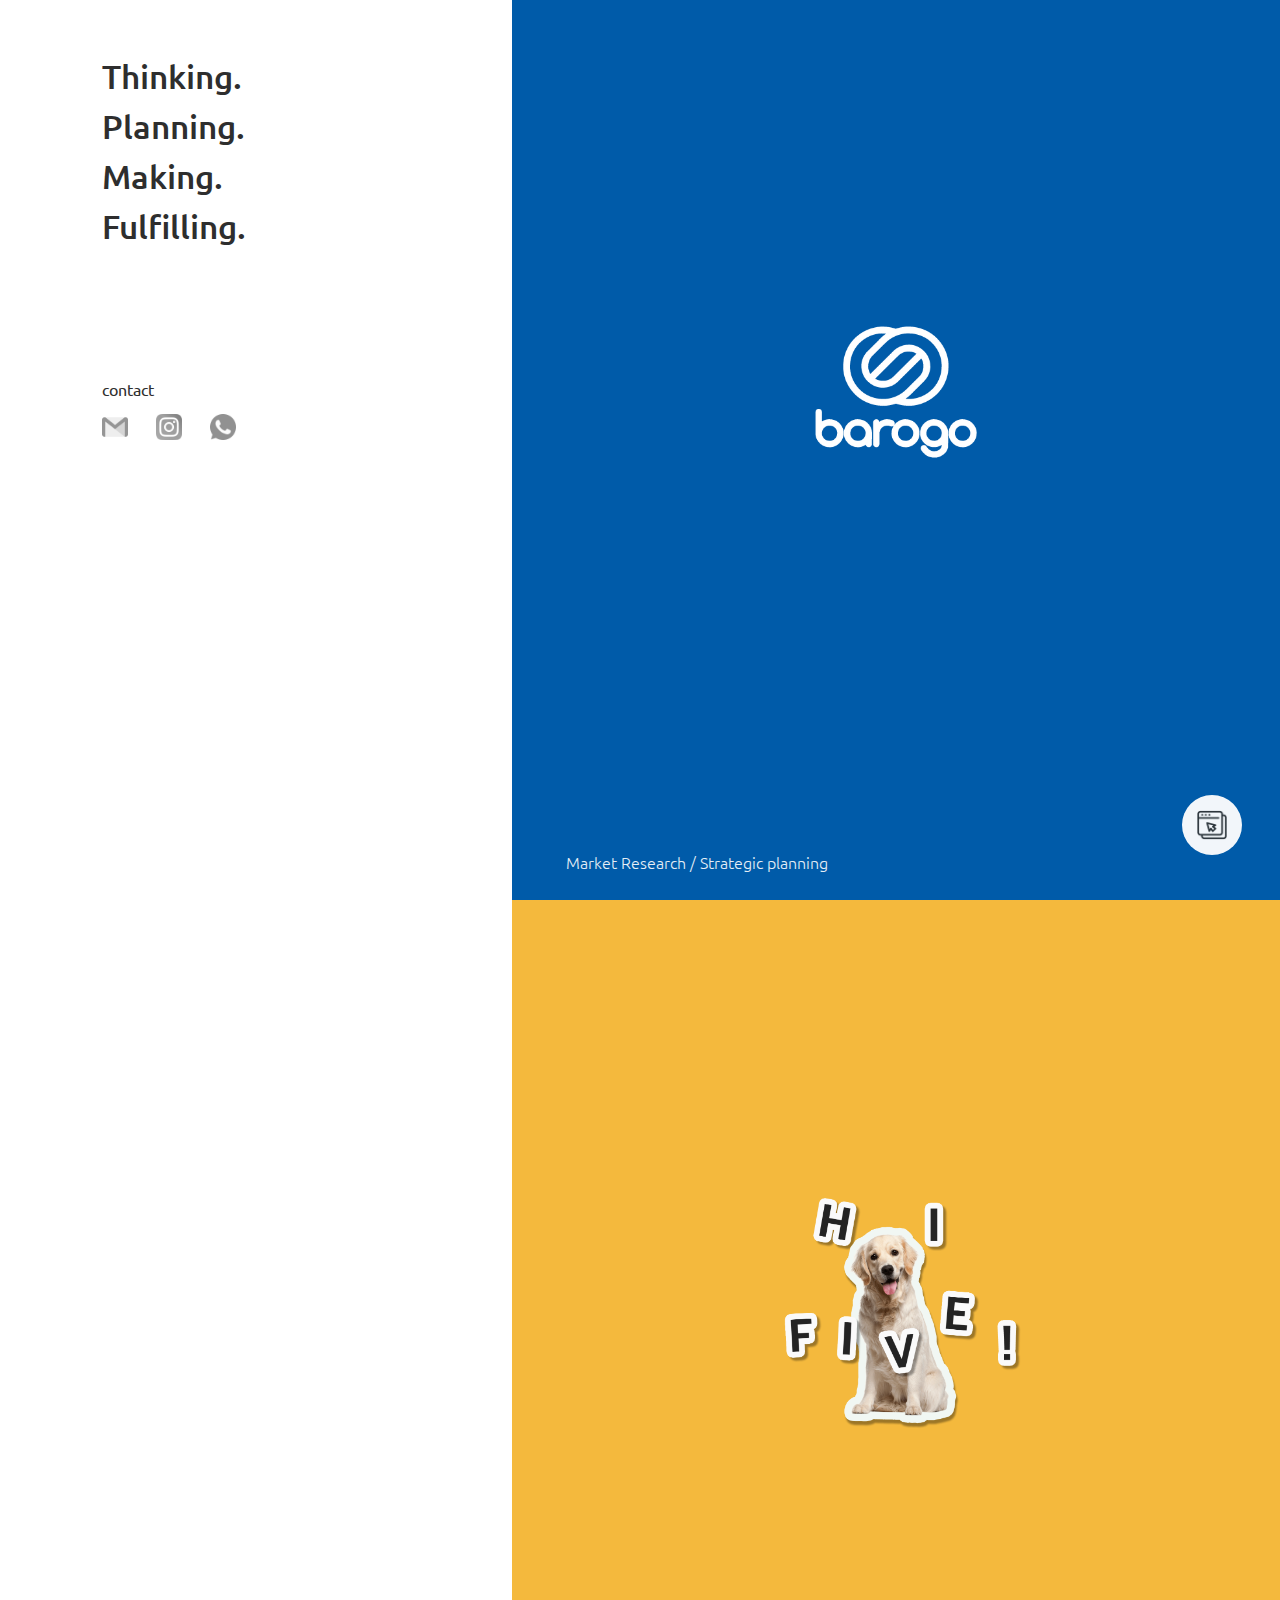
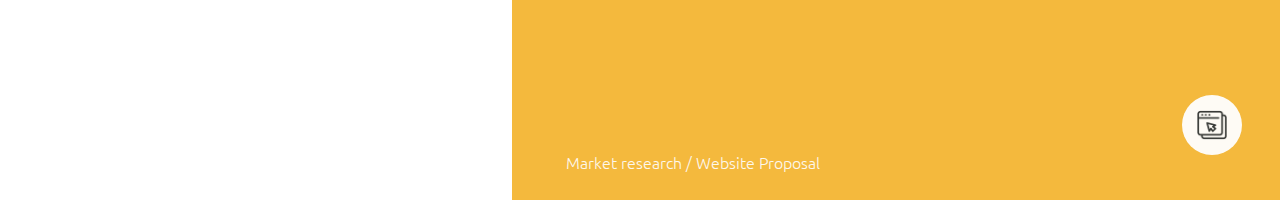
<file: index_b.html>
<!DOCTYPE html>
<html lang="en">
<head>
    <meta charset="UTF-8">
    <meta http-equiv="X-UA-Compatible" content="IE=edge">
    <meta name="viewport" content="width=device-width, initial-scale=1.0">
    <link rel="preconnect" href="https://fonts.googleapis.com">
<link rel="preconnect" href="https://fonts.gstatic.com" crossorigin>
<link href="https://fonts.googleapis.com/css2?family=Ubuntu:wght@300;400;500&display=swap" rel="stylesheet">
<link rel="stylesheet" href="./style.css">
<link rel="stylesheet" href="./contact.css">
<link rel="stylesheet" href="./contact_inform.css">
<link rel="stylesheet" href="./p.css">

<link rel="shortcut icon" href="./assets/favicon.ico/favicon.ico">
    <title>Portfolio MY</title>
<style>
    *{padding: 0; margin: 0;}

</style>



</head>


<body>
 <div class="left  ubuntu ">
    <div class="p center bold big">Thinking. <br>Planning.<br>Making.<br>Fulfilling.</div>
    <div class="p2 contact regular small">contact</div>
    <div class="p2 contact2">
          <div class="jb-c">
            <img src="./source/gmail_grey.png" alt="" class="jb-c">
            <a href="mailto:kimminyeong811@gmail.com"><img src="./source/gmail.png" alt="" class="jb-d"></a>
           </div>
          <div class="jb-e">
            <img src="./source/instagram_grey.png" alt="" class="jb-e">
            <a href="https://www.instagram.com/min_yeong_/"><img src="./source/instagram.png" alt="" class="jb-f"></a>
            </div>
            <div class="jb-a">
                <img src="./source/call_grey.png" alt="" class="jb-a">
                <img src="./source/call.png" alt="" class="jb-b">
                <div class="inform">010.5179.9677</div> 
                </div>
        </div> 
                  
    </div> 
    
        
</div>
             

<div class="right blue ubuntu">
    <div class="box">
        <img class="logo" src="./source/barogo_logo-ddslow.gif">
        </div> 
    <div class="underbox white light small" >Market Research / Strategic planning</div>
    <a href="./barogo.html">
    <div class="underringhtbox p3">
        <img src="./source/clickpage.png" width="30px">
    </div>  
</a>  
</div>

<div class="right yellow ubuntu">
    <div class="box">
    <img src="./source/dog Hi five.png" width="60%" alt="">
    <div class="underbox white light small" >Market research / Website Proposal</div>
    <a href="./hifive.html">
    <div class="underringhtbox p3">
        <img src="./source/clickpage.png" width="30px">
    </div> 
</a>   
</div>
</div>

</body>
</html>
</file>
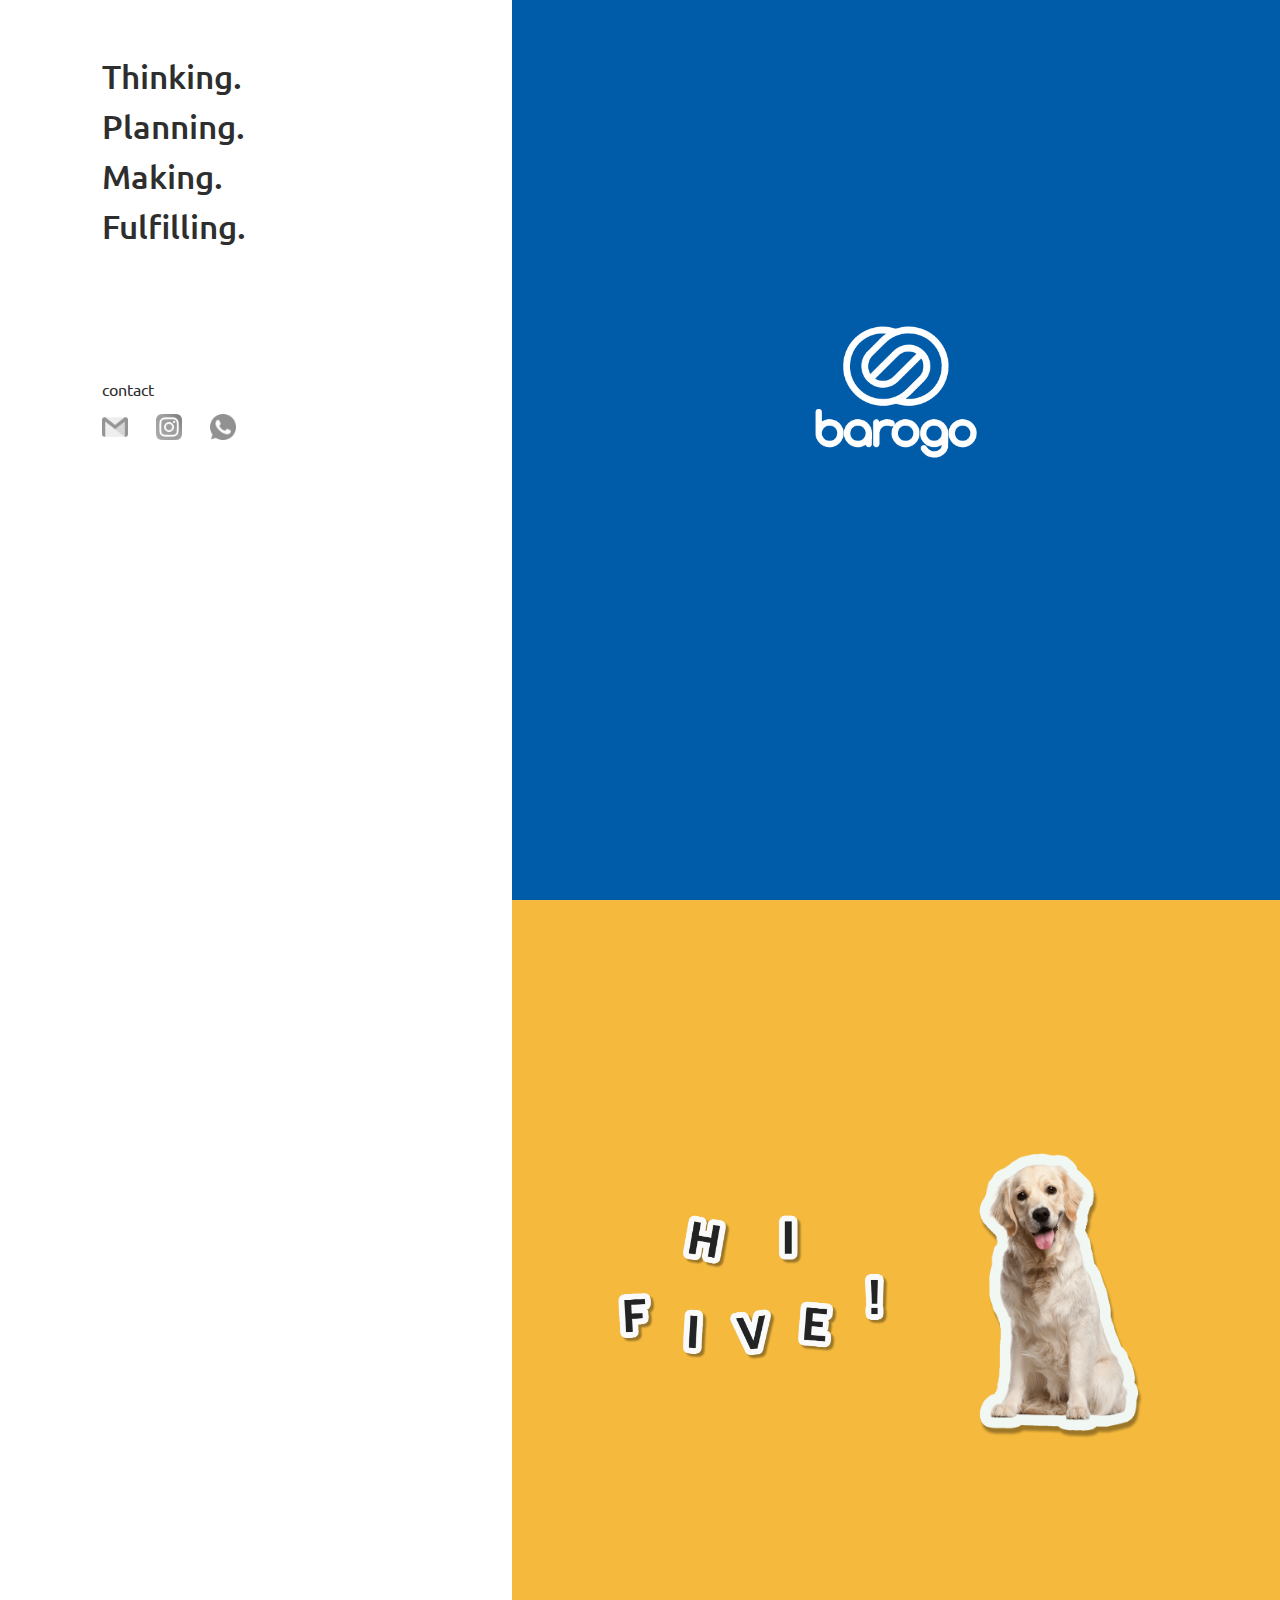
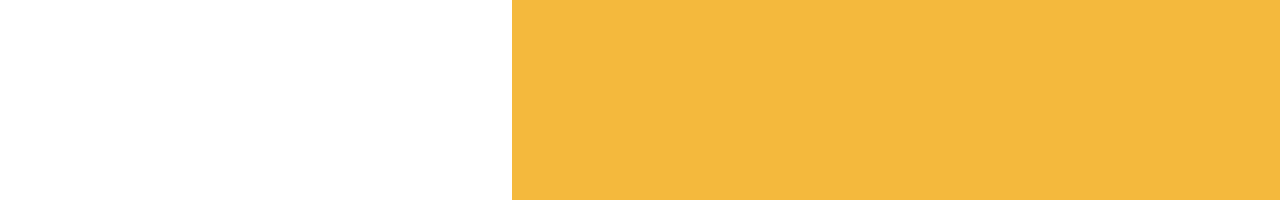
<file: kimminyeong.html>
<!DOCTYPE html>
<html lang="en">
<head>
    <meta charset="UTF-8">
    <meta http-equiv="X-UA-Compatible" content="IE=edge">
    <meta name="viewport" content="width=device-width, initial-scale=1.0">
    <link rel="preconnect" href="https://fonts.googleapis.com">
<link rel="preconnect" href="https://fonts.gstatic.com" crossorigin>
<link href="https://fonts.googleapis.com/css2?family=Ubuntu:wght@300;400;500&display=swap" rel="stylesheet">
<link rel="stylesheet" href="./style.css">
<link rel="stylesheet" href="./contact.css">
<link rel="stylesheet" href="./contact_inform.css">

    <title>Document</title>
<style>
    *{padding: 0; margin: 0;}

</style>



</head>


<body>
 <div class="left  ubuntu ">
    <div class="center bold big">Thinking. <br>Planning.<br>Making.<br>Fulfilling.</div>
    <div class="contact regular small">contact</div>
    <div class="contact2">
          <div class="jb-c">
            <img src="./source/gmail_grey.png" alt="" class="jb-c">
            <a href="mailto:kimminyeong811@gmail.com"><img src="./source/gmail.png" alt="" class="jb-d"></a>
           </div>
          <div class="jb-e">
            <img src="./source/instagram_grey.png" alt="" class="jb-e">
            <a href="https://www.instagram.com/min_yeong_/"><img src="./source/instagram.png" alt="" class="jb-f"></a>
            </div>
            <div class="jb-a">
                <img src="./source/call_grey.png" alt="" class="jb-a">
                <img src="./source/call.png" alt="" class="jb-b">
                <div class="inform">010.5179.9677</div> 
                </div>
        </div> 
                  
    </div> 
    
        
</div>
             

<div class="right blue">
    <div class="box">
        <img class="logo" src="./source/barogo_logo-ddslow.gif">
        </div> 
</div>

<div class="right yellow">
    <div class="box">
    <img src="./source/Hi five.png " width="60%" alt="">
    <img src="./source/Labrador dog_Stroke.png" alt="" width="55%">
</div>
</div>

</body>
</html>
</file>
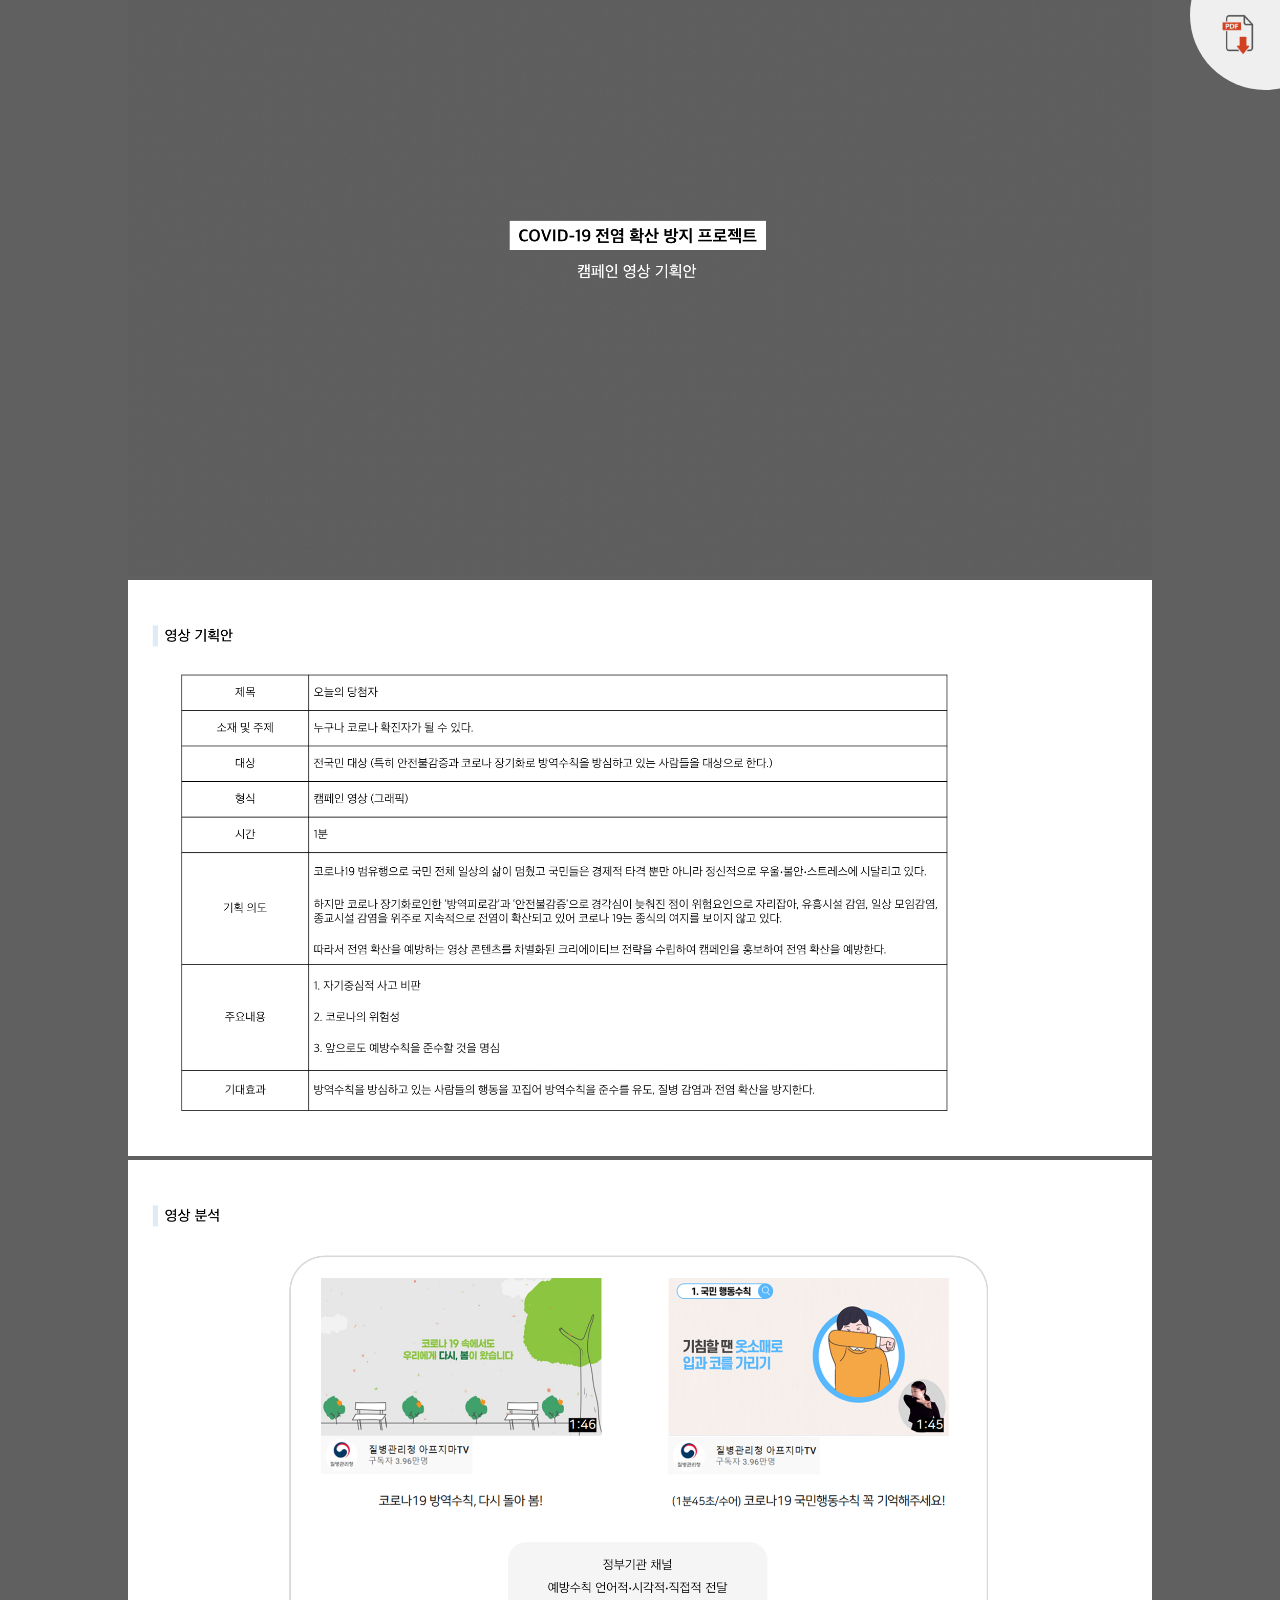
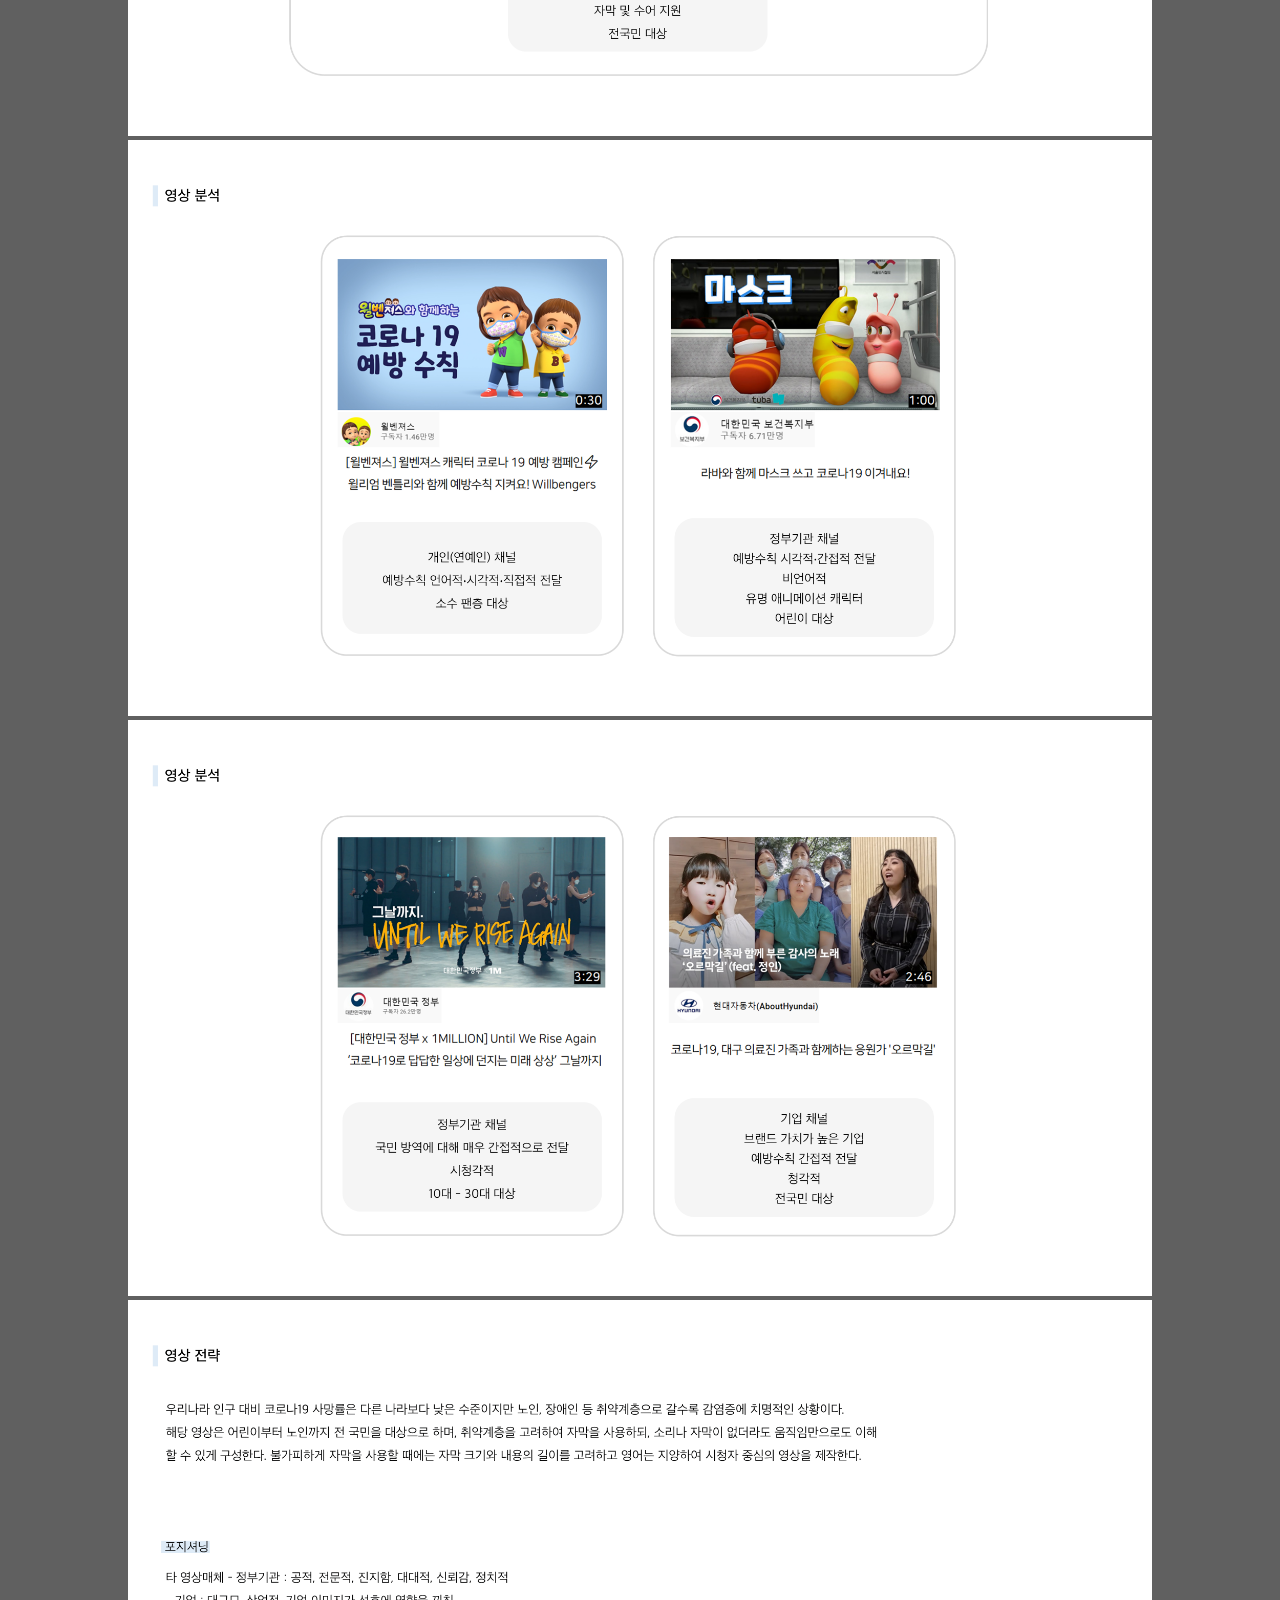
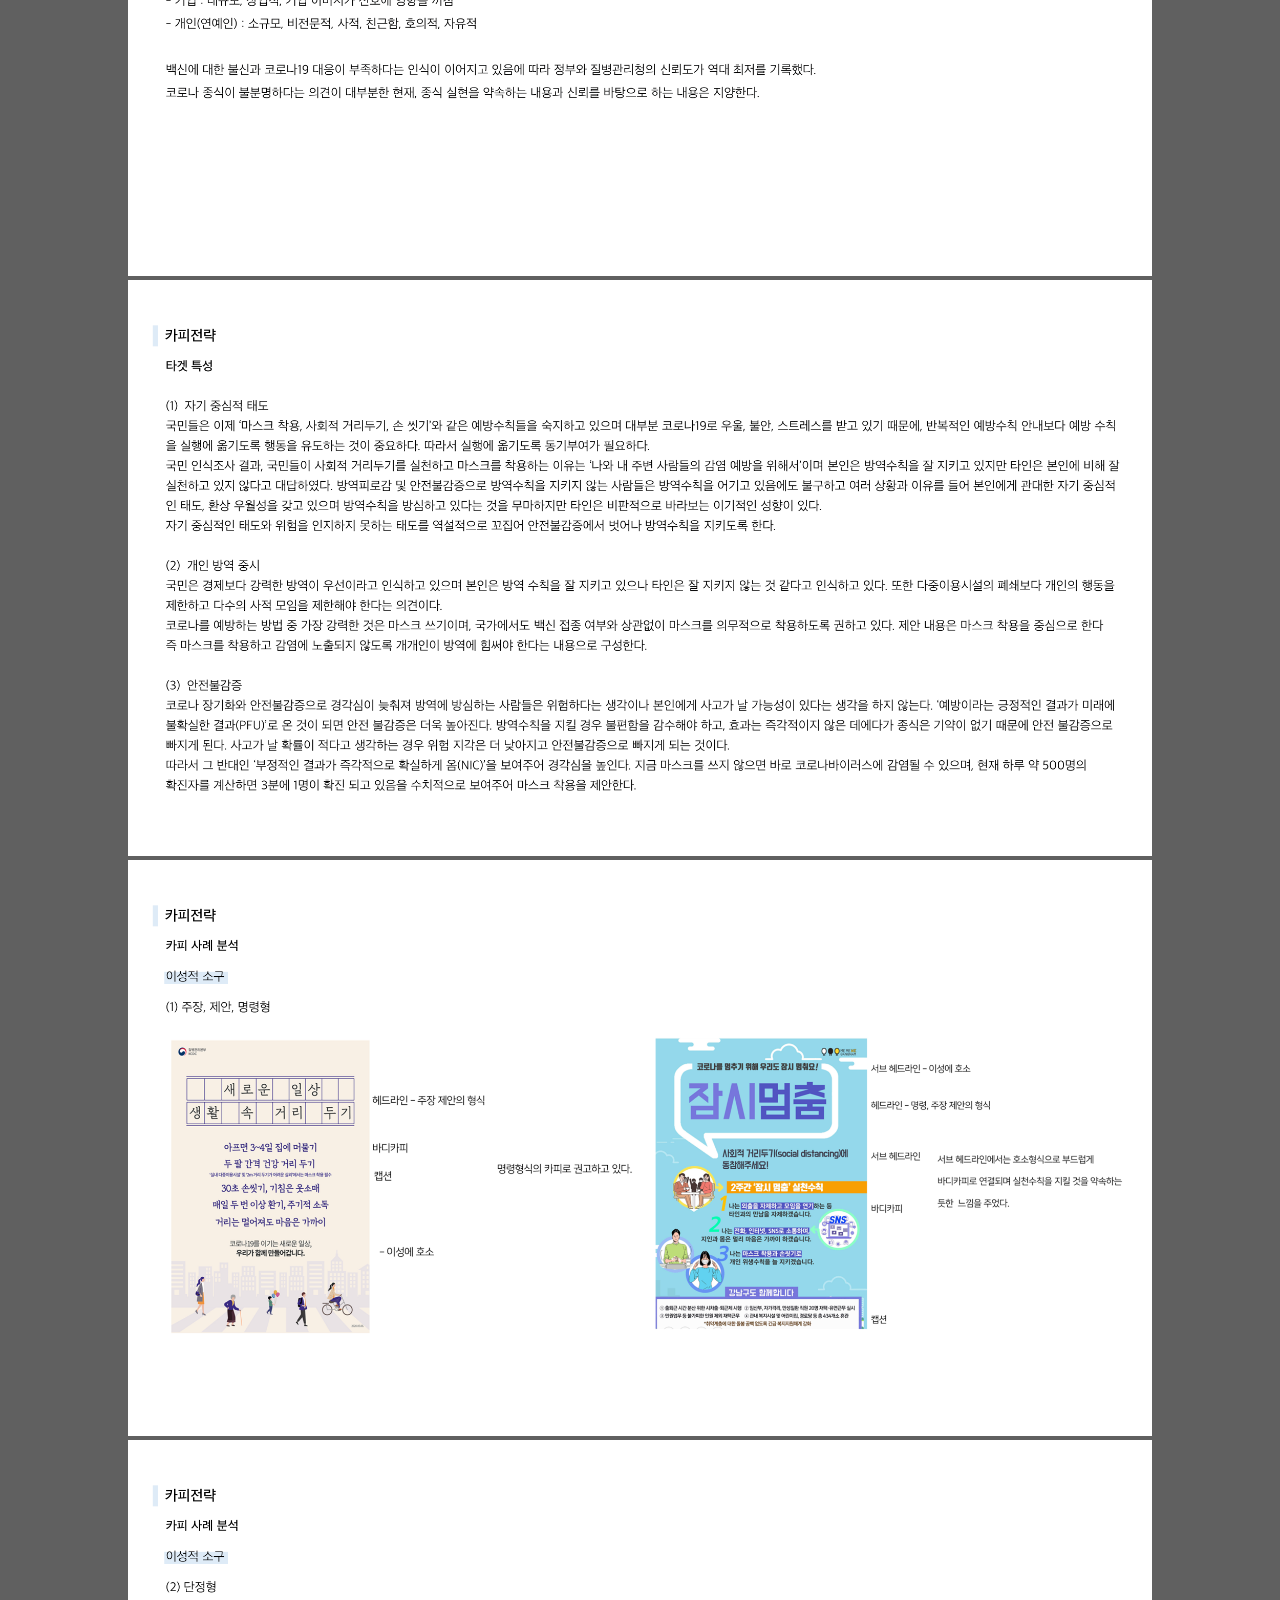
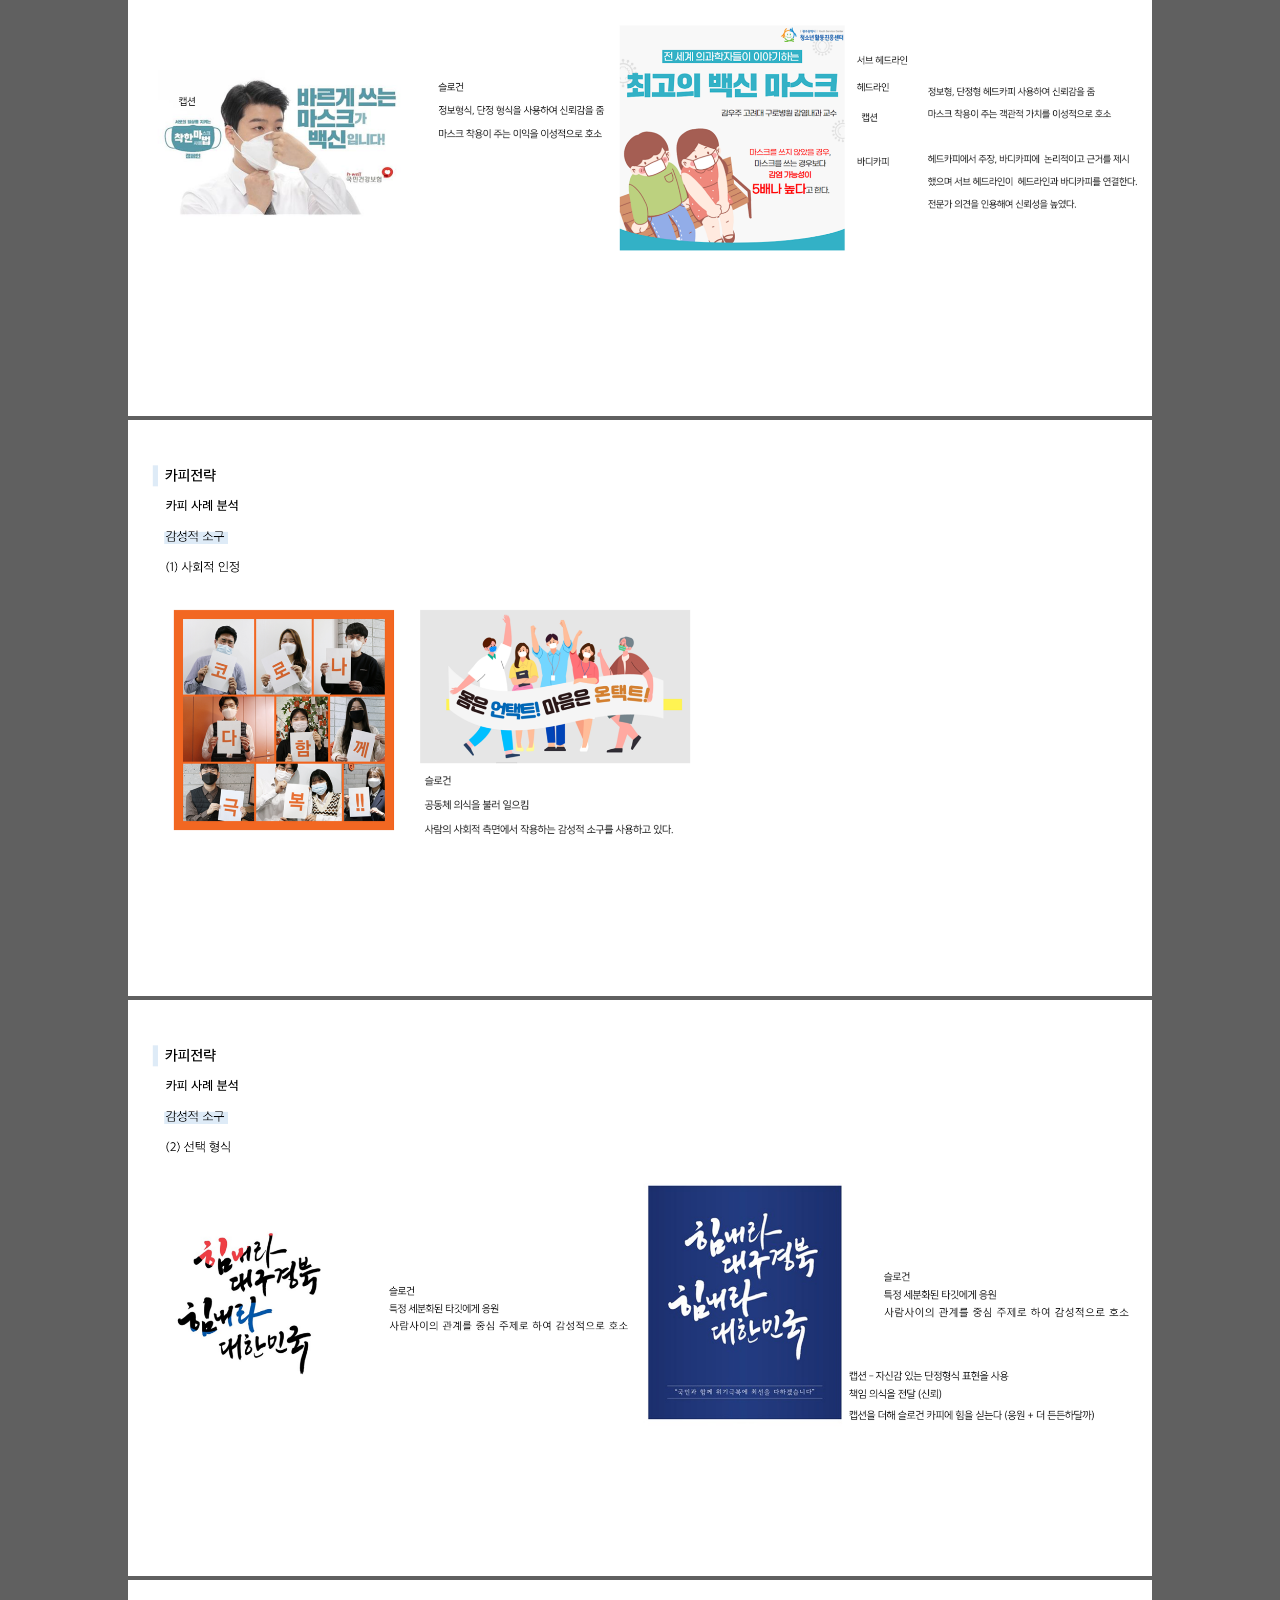
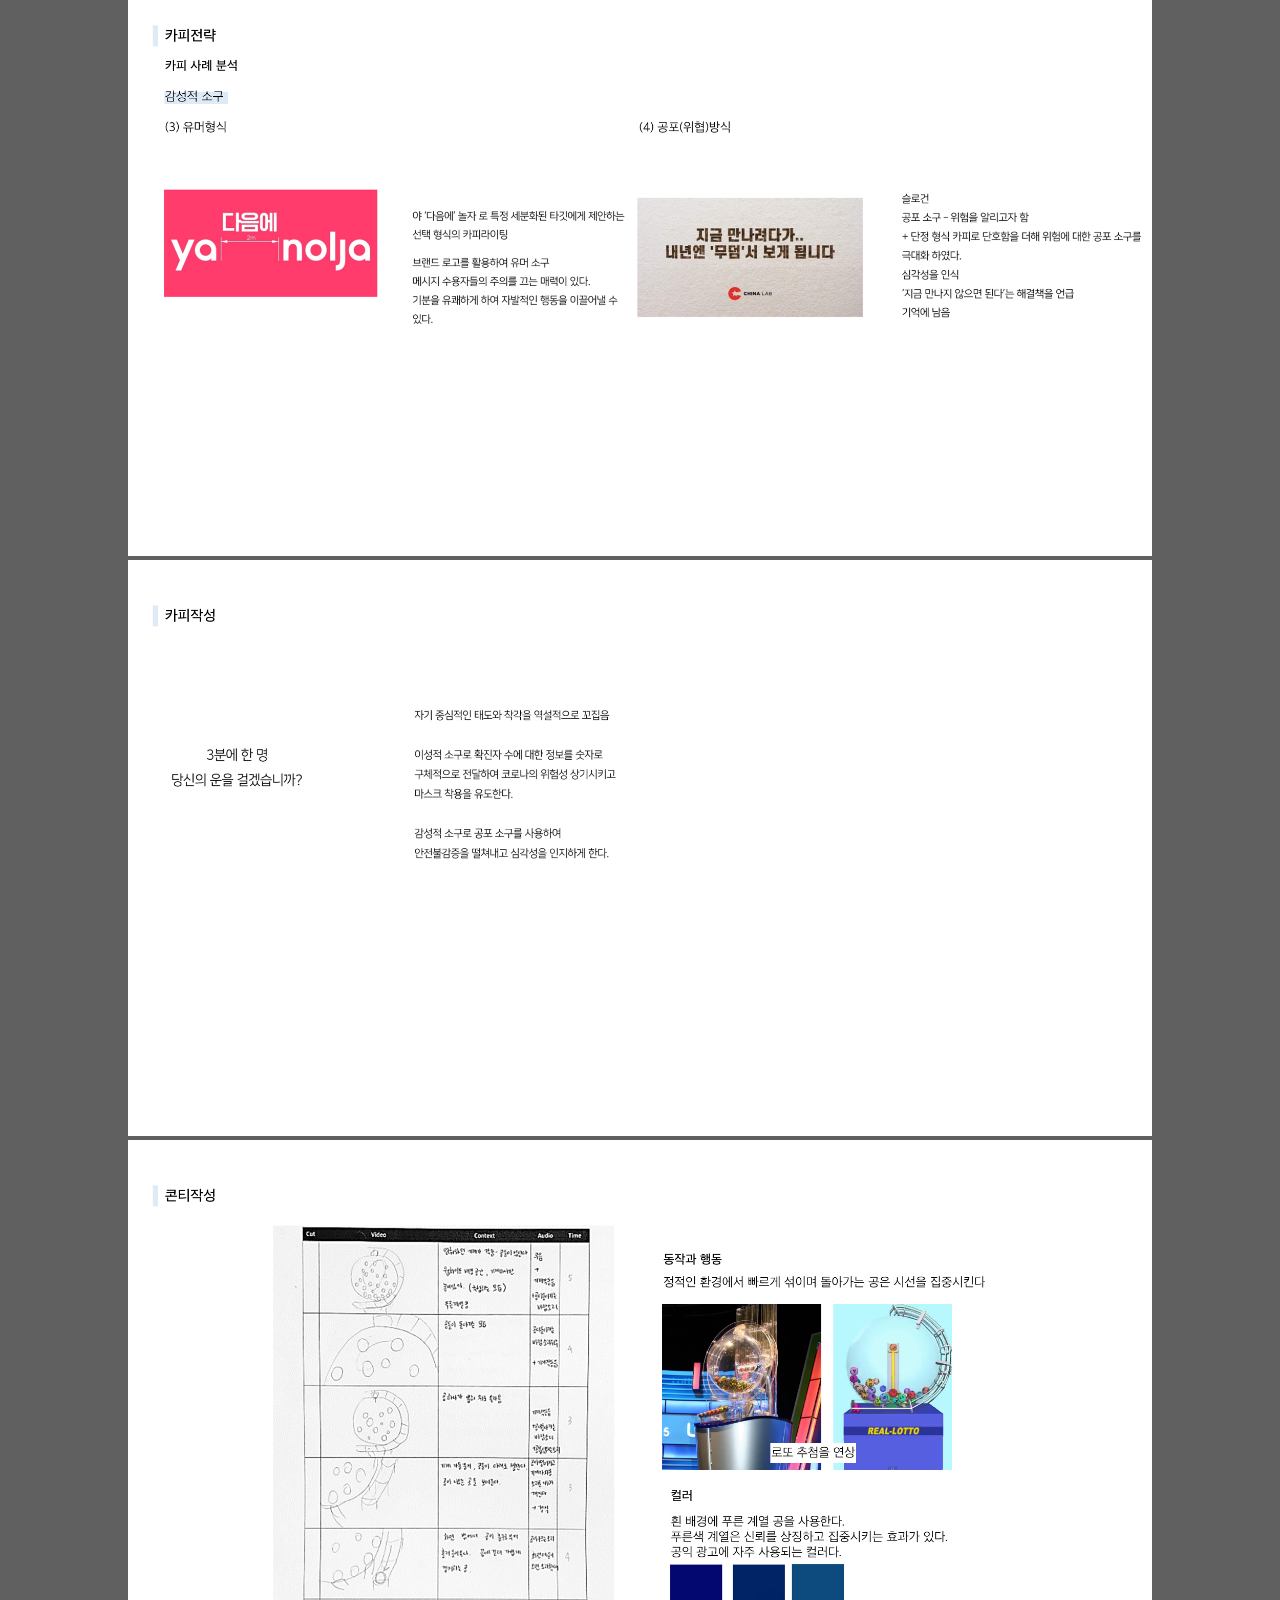
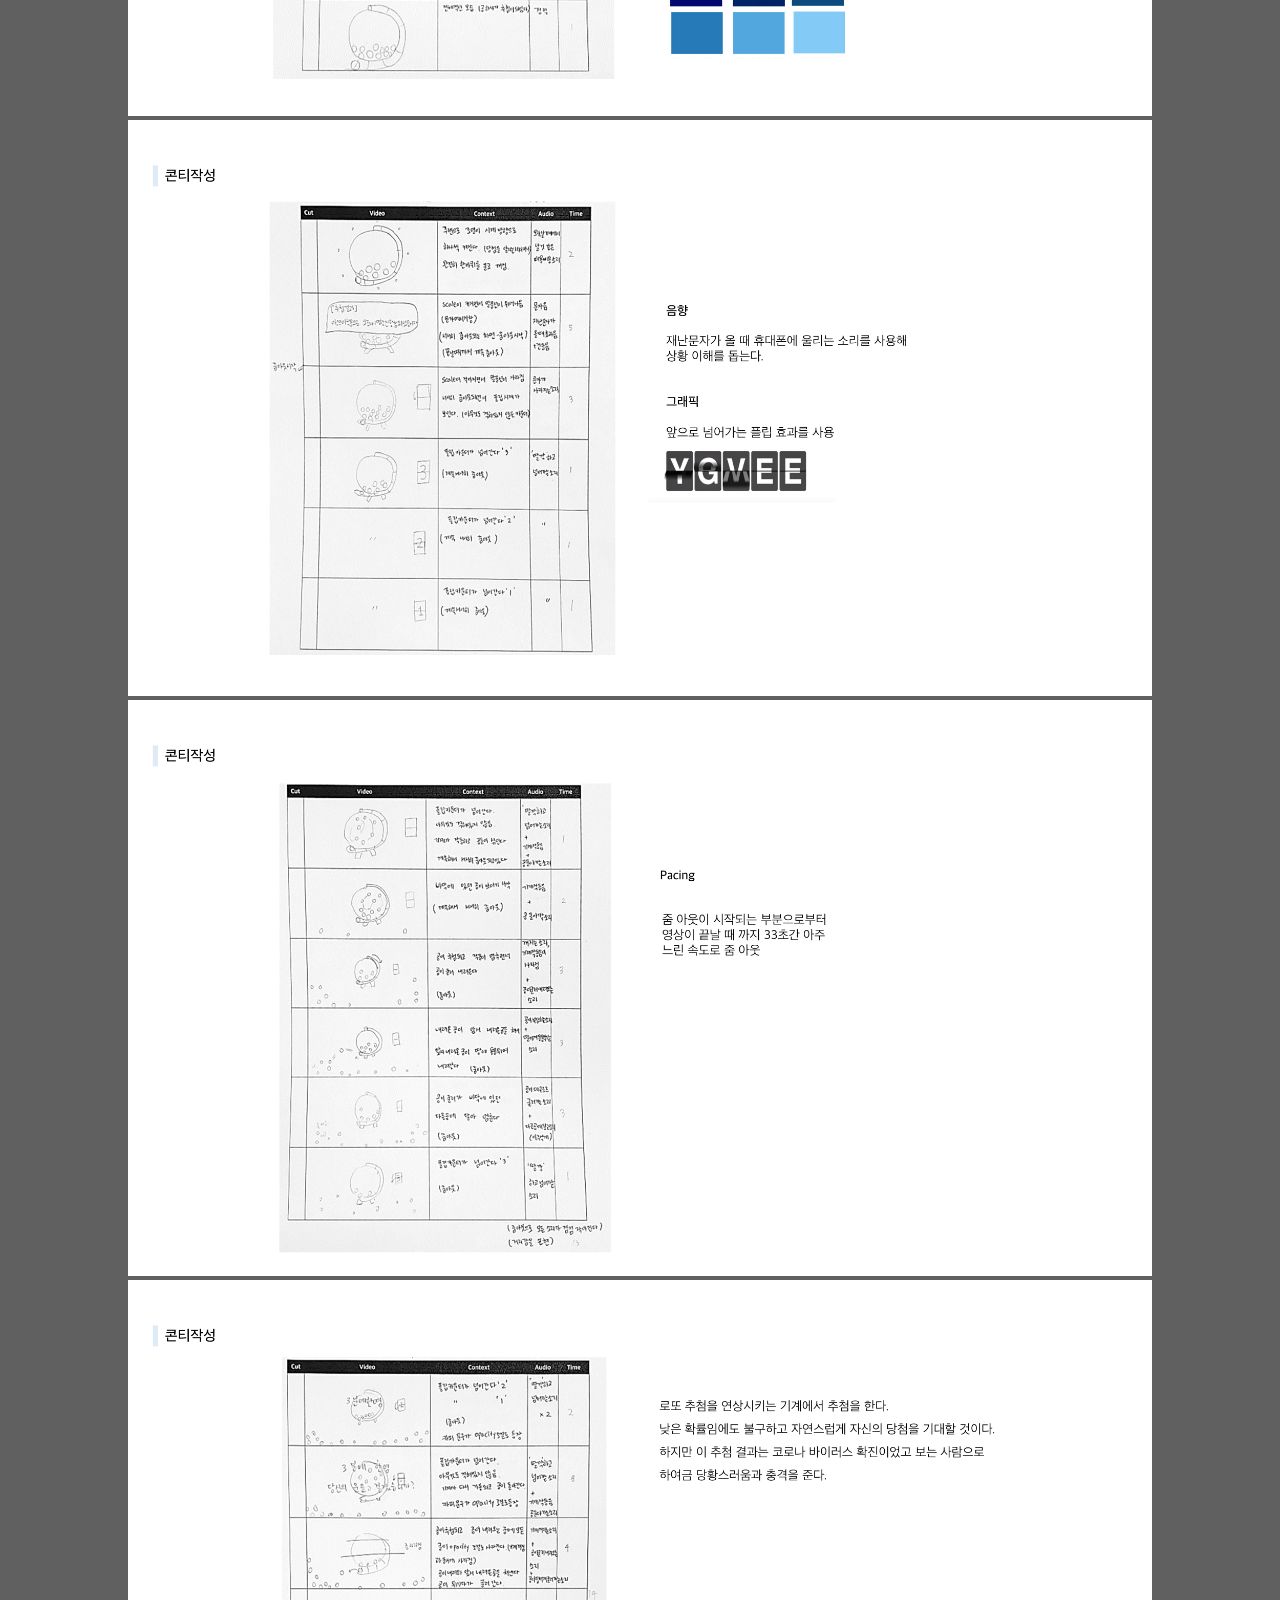
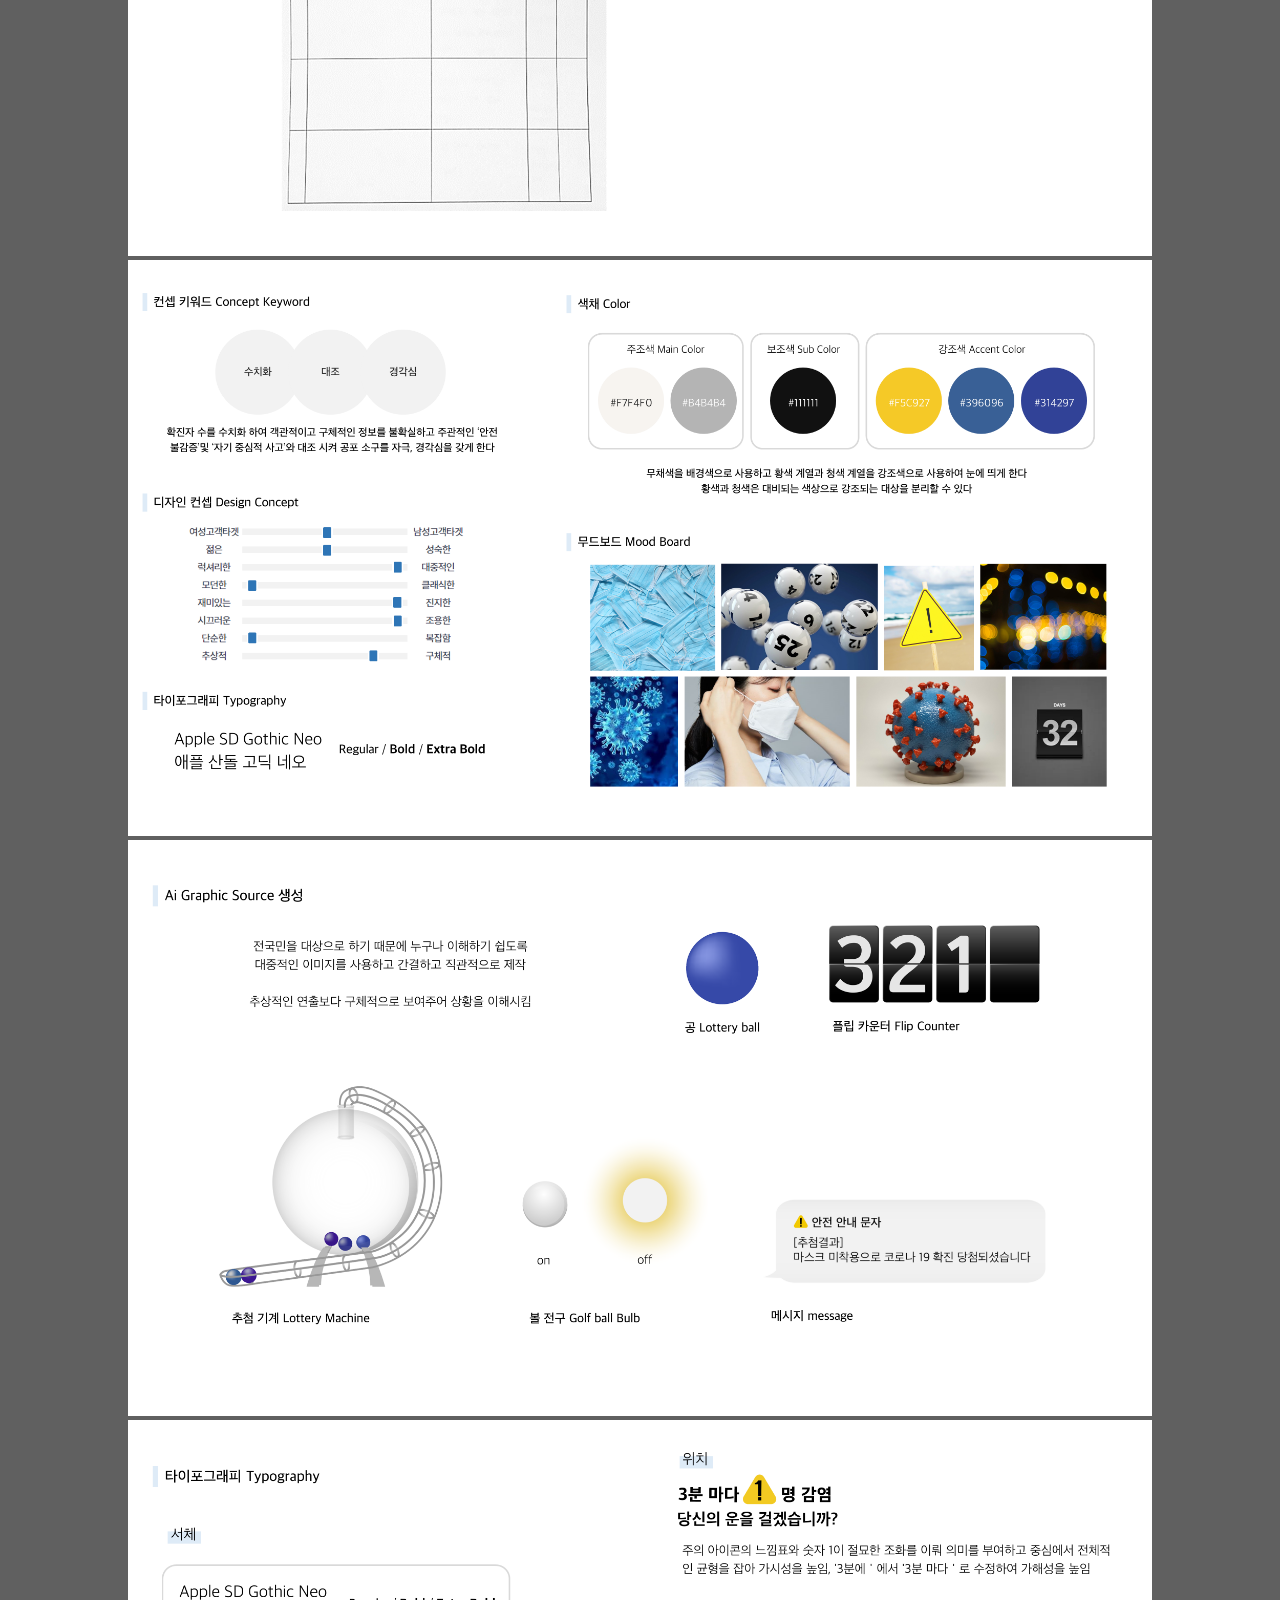
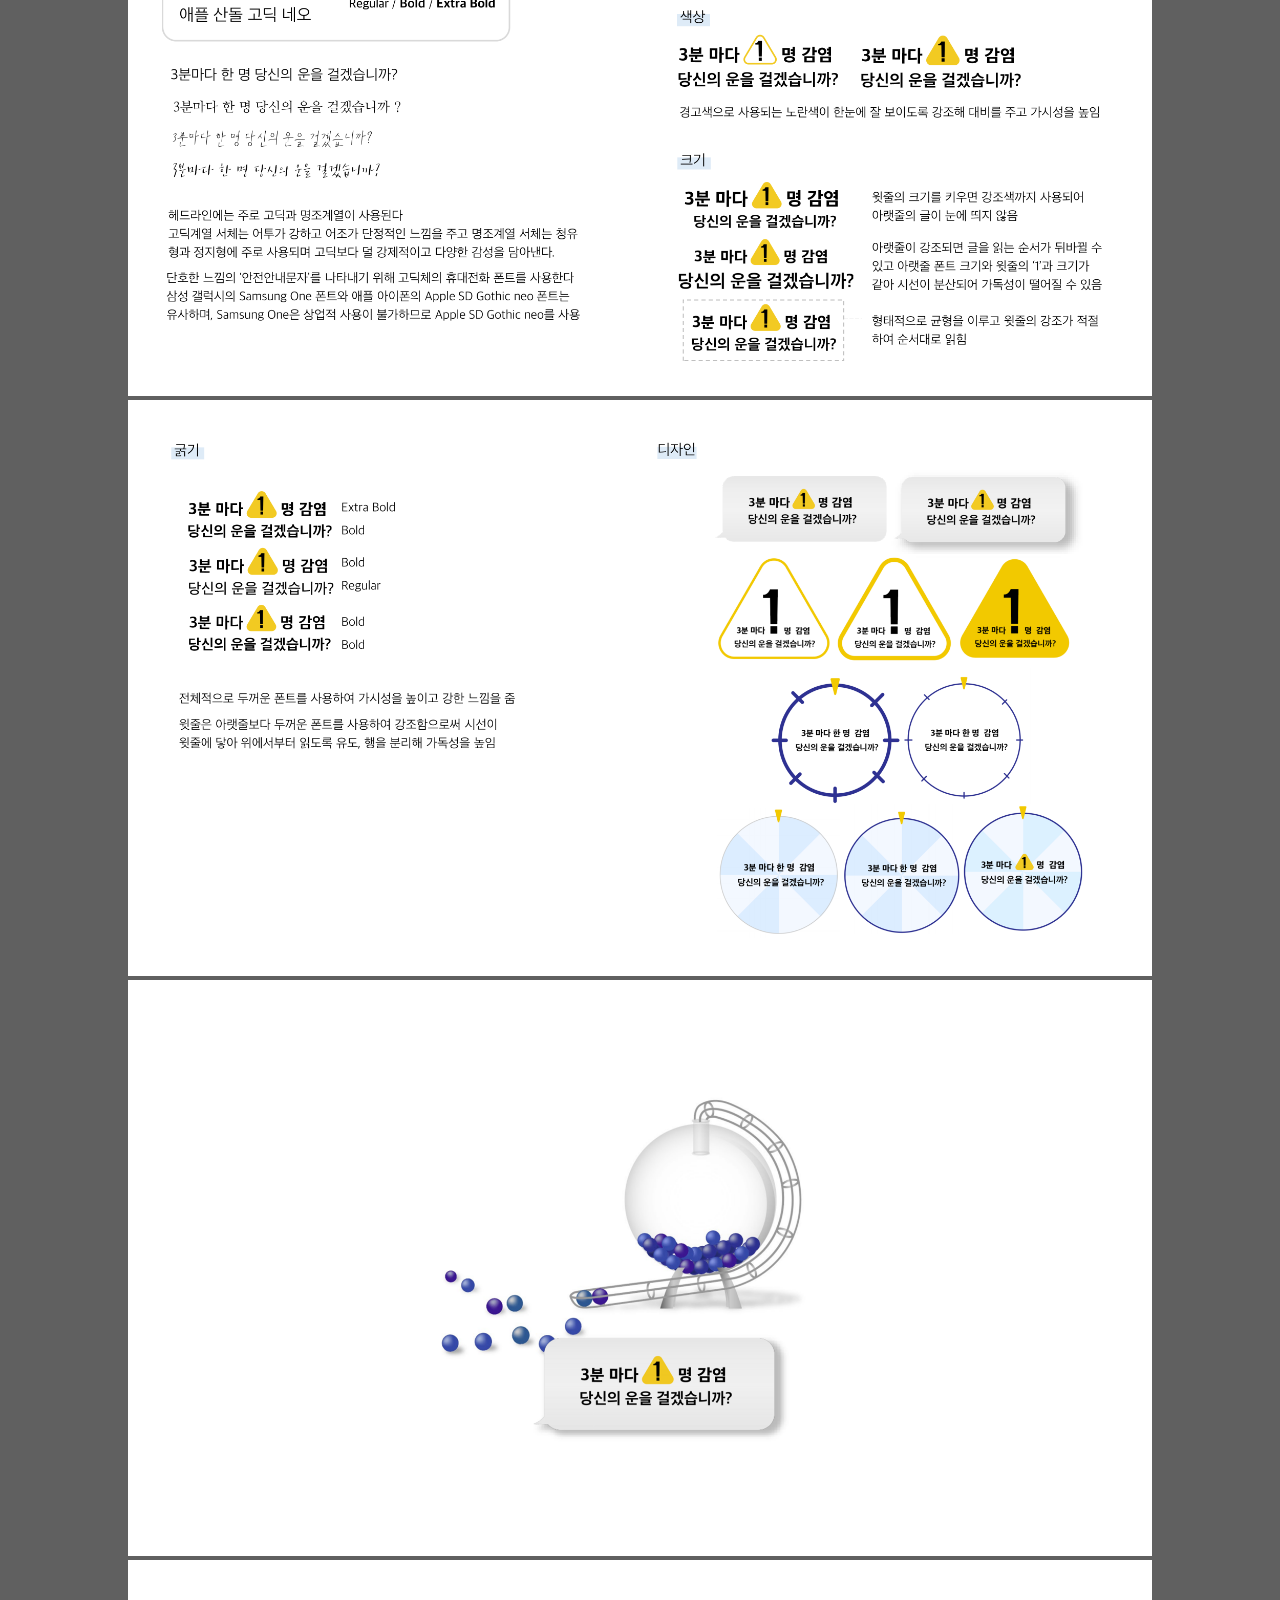
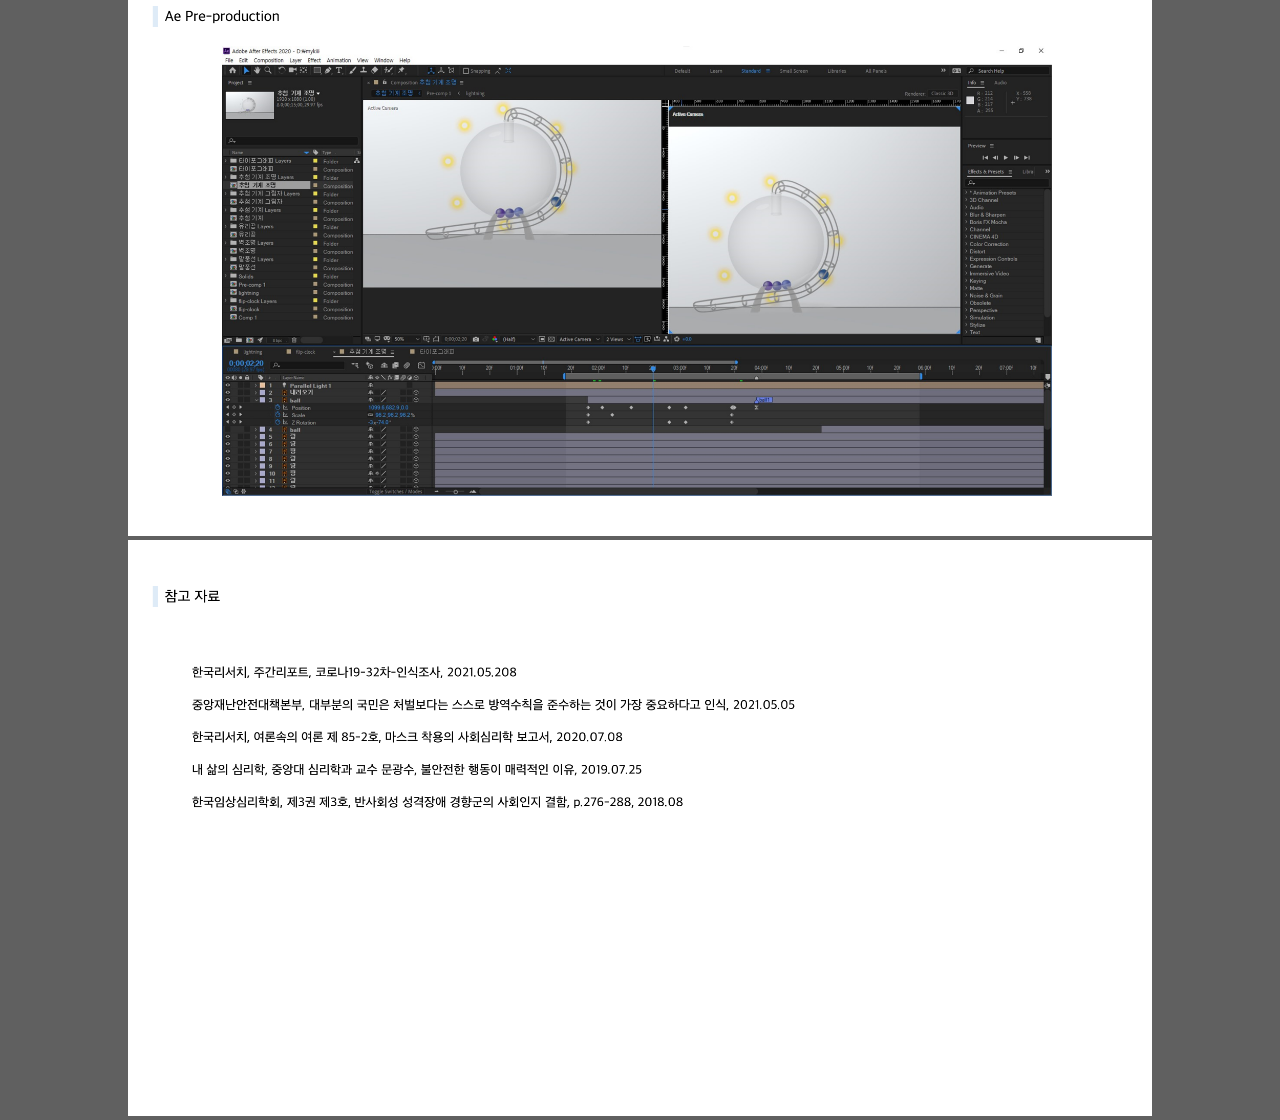
<file: The Lottery Winner.html>
<!DOCTYPE html>
<html lang="en">
<head>
    <meta charset="UTF-8">
    <meta http-equiv="X-UA-Compatible" content="IE=edge">
    <meta name="viewport" content="width=device-width, initial-scale=1.0">
    <link rel="stylesheet" href="./p.css">
    <link rel="shortcut icon" href="./assets/favicon.ico/favicon.ico">
    <title>The Lottery Winner</title>
    <style>
        *{padding: 0; margin: 0;}
        body{background-color: #606060;
        }
        .box{
            height: auto;
            text-align: center;
            position: relative;
        }
        .size{width: 80%;}
        
        
    #pdf{
        border-radius: 75px;
        width: 150px;
        height: 150px;
        background-color: white;
        position:absolute;right:-60px;top:-60px;
        opacity: 0.9;
        display: flex;;
        text-align: left;
        vertical-align: bottom;
        align-items: flex-end; 
    }
    #pdf:hover{opacity: 1;
    cursor: pointer;
    box-shadow: 5px 9px 28.5px 1.5px rgba(0, 0, 0, 0.4) ;}

    .icon{position:relative; 
    padding: 30px;}

    </style>
</head>
<body style="overflow-x: hidden">
<div class="box">
    <img class="size" src="./The Lottery Winner/슬라이드1.PNG" alt="">
    <img class="size" src="./The Lottery Winner/슬라이드2.PNG" alt="">
    <img class="size" src="./The Lottery Winner/슬라이드3.PNG" alt="">
    <img class="size" src="./The Lottery Winner/슬라이드4.PNG" alt="">
    <img class="size" src="./The Lottery Winner/슬라이드5.PNG" alt="">
    <img class="size" src="./The Lottery Winner/슬라이드6.PNG" alt="">
    <img class="size" src="./The Lottery Winner/슬라이드7.PNG" alt="">
    <img class="size" src="./The Lottery Winner/슬라이드8.PNG" alt="">
    <img class="size" src="./The Lottery Winner/슬라이드9.PNG" alt="">
    <img class="size" src="./The Lottery Winner/슬라이드10.PNG" alt="">
    <img class="size" src="./The Lottery Winner/슬라이드11.PNG" alt="">
    <img class="size" src="./The Lottery Winner/슬라이드12.PNG" alt="">
    <img class="size" src="./The Lottery Winner/슬라이드13.PNG" alt="">
    <img class="size" src="./The Lottery Winner/슬라이드14.PNG" alt="">
    <img class="size" src="./The Lottery Winner/슬라이드15.PNG" alt="">
    <img class="size" src="./The Lottery Winner/슬라이드16.PNG" alt="">
    <img class="size" src="./The Lottery Winner/슬라이드17.PNG" alt="">
    <img class="size" src="./The Lottery Winner/슬라이드18.PNG" alt="">
    <img class="size" src="./The Lottery Winner/슬라이드19.PNG" alt="">
    <img class="size" src="./The Lottery Winner/슬라이드20.PNG" alt="">
    <img class="size" src="./The Lottery Winner/슬라이드21.PNG" alt="">
    <img class="size" src="./The Lottery Winner/슬라이드22.PNG" alt="">
    <img class="size" src="./The Lottery Winner/슬라이드23.PNG" alt="">
    <img class="size" src="./The Lottery Winner/슬라이드24.PNG" alt="">


</div>
<a href="./portfolio/The Lottery Winner.pdf"target="_blank">
<div id="pdf">
    <img class="icon" src="./source/pdf load.png" width="35px" height="43px" alt="">
</a>
</div>

</body>
</html>
</file>
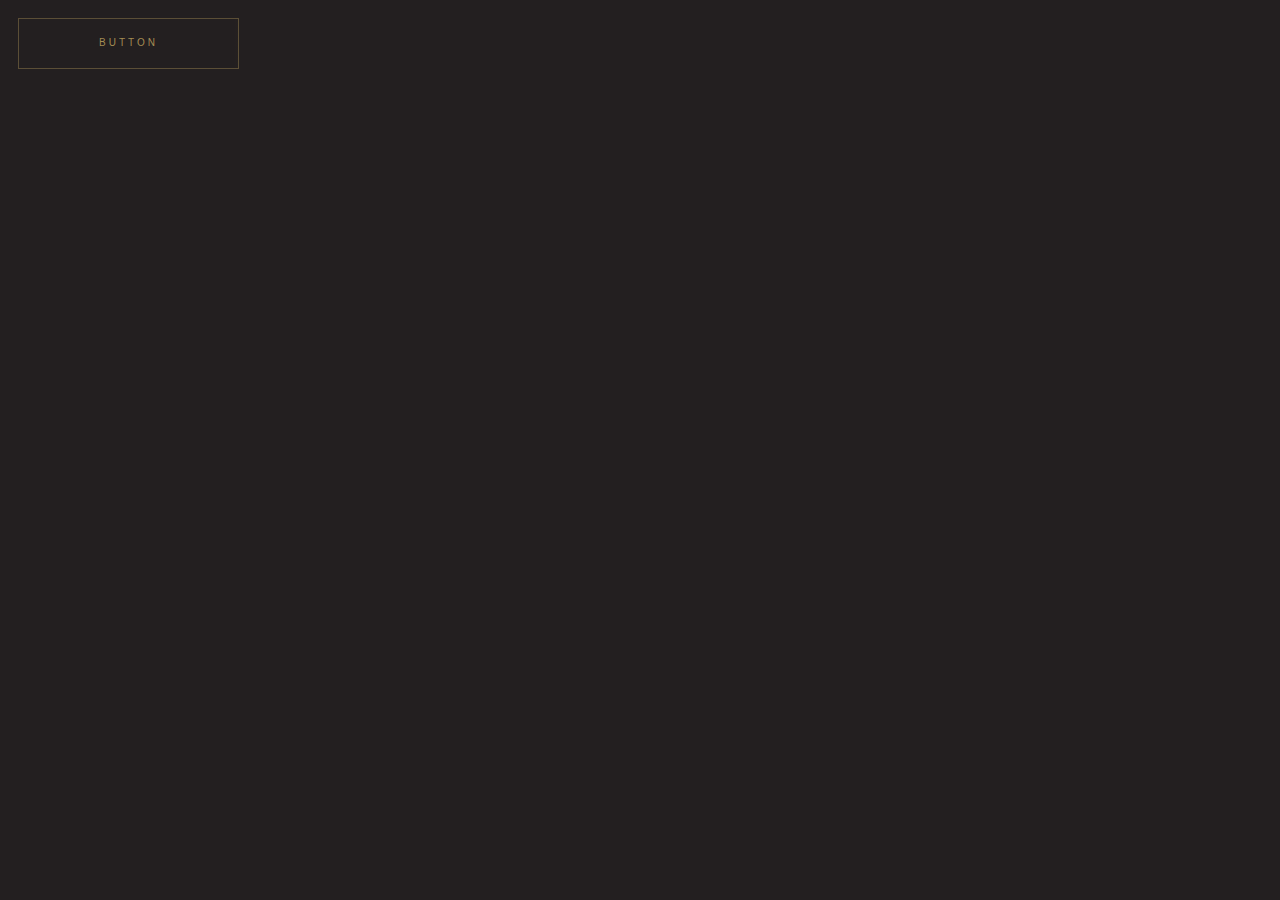
<file: 예제/btn.html>
<!DOCTYPE html>
<html lang="en">
<head>
    <meta charset="UTF-8">
    <meta http-equiv="X-UA-Compatible" content="IE=edge">
    <meta name="viewport" content="width=device-width, initial-scale=1.0">
    <link rel="stylesheet" href="./btn.css">
    <title>Document</title>
</head>
<body>
    <div class="btn">button</div>
</body>
</html>
</file>
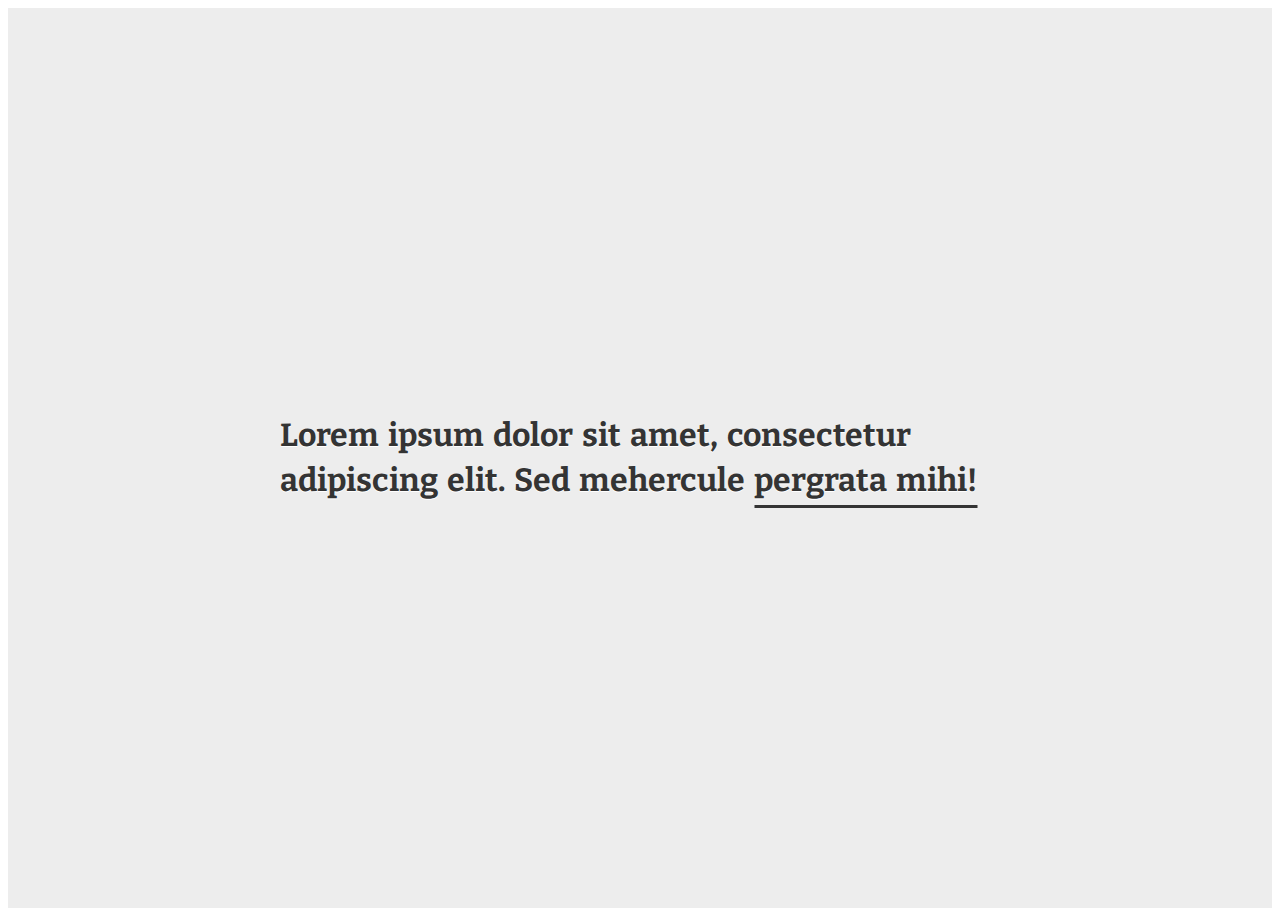
<file: 예제/trans.html>
<!DOCTYPE html>
<html lang="en">
<head>
    <meta charset="UTF-8">
    <meta http-equiv="X-UA-Compatible" content="IE=edge">
    <meta name="viewport" content="width=device-width, initial-scale=1.0">
    <link rel="stylesheet" href="./trans.css">
    <title>Document</title>
</head>
<body>
    <div class="container">
	
        <h1>Lorem ipsum dolor sit amet, consectetur adipiscing elit. Sed mehercule <a class="highlight" href="http://www.charliewaite.me/"><span>pergrata mihi!</span></a></h1>
        
    </div>

</body>
</html>
</file>
<file: style.css>
.left{
    width: 40%;
    height: 100%;
    position: fixed;
    background-color: white;
    float: left;
    position: fixed;
}
.center{
width:50%;
padding:auto;
margin:10% 20% auto;
}
.ubuntu {font-family:"Ubuntu";color: #2E2E2E;}
.bold{font-weight:500;
line-height: 150%;}
.regular{font-weight: 400;}
.light{font-weight: 300;}
.big{font-size: 25pt;}
.midium{font-size:18pt;}
.small{font: 13pt;}
.xsmall{font: 10pt;}
.box{
    width:70%;
    height:70%; 
    margin: 10% auto;
    display: flex;
    justify-content: center;
    align-items: center; 
}
.underbox{
    width: 70%;
    position: absolute;bottom: 3%;left: 7%;
    text-align: start;
}
.underringhtbox{
    width:60px;height: 60px;
    border-radius: 30px;
    background-color: white;
    position: absolute;bottom: 5%;right: 5%;
    margin:0 auto;
    display: flex;
    justify-content: center;
    align-items: center; 
    opacity: 95%;
}
.topleftbox{
    position: absolute; top: 5%; left:7%;
}

.underringhtbox:hover{
    box-shadow: 5px 9px 28.5px 1.5px rgba(0, 0, 0, 0.4) ;
    opacity: 1;
    cursor: pointer;
}
.underringhtbox:hover{transform: translateY(-10px);}
.underringhtbox{transform: translateY(0px); transition:all 0.8s ease;} 

.right{
    width: 60%;
    height: 100vh;
    float: right; 
    position:relative;
    display: flex;
    text-align: center;
    

    
}
.yellow{
    background-color: #f4b93d;
}
.blue{
    background-color: #005ba9;
}
.darkgrey{
    background-color: #606060;
}
.brightmint{
    background-color: #ACE2D5;
}

.logo{width: 30%; 
}
.white{color: white;
opacity: 0.9;}
</file>
<file: contact.css>
.jb-a {
    height: 26px;
    position: relative;
    margin-right:14px;
    float: left;
  }
  .jb-b {
    width: 26px;
    position: absolute;
    top: 0px;
    left: 0px;
    opacity: 0;
  transition: all 0.4s linear;
  }


.jb-a:hover .jb-b{display: block;opacity: 1; cursor:pointer;}
.jb-c {
    height: 26px;
    position: relative;
    margin-right:14px;
    float: left;

  }
  .jb-d {
    width: 26px;
    position: absolute;
    top: 0px;
    left: 0px;
    opacity: 0;
  transition: all 0.4s linear;
  }

.jb-c:hover .jb-d{display: block;opacity: 1; cursor:pointer;}

.jb-e {
    height: 26px;
    position: relative;
    margin-right:14px;
    float: left;

  }
  .jb-f {
    width: 26px;
    position: absolute;
    top: 0px;
    left: 0px;
    opacity: 0;
  transition: all 0.4s linear;
  }

.jb-e:hover .jb-f{display: block;opacity: 1; cursor:pointer;}

.jb-a:hover .inform{color:black;
    transition: color 1.5s linear;}

.inform {
    color:white;
    position: relative;
    margin-top: 30px;}
</file>
<file: contact_inform.css>
.contact{
    margin:25% 20% auto;
    width: auto;
    position: relative;
}

.contact2{
    margin:15px 20% auto;
    width: auto;
    height: 15%;
    }

.icon{
    width: 25px;
    height: 25px;
    float: left;
    padding-right: 15%;
}
</file>
<file: p.css>
.p {
  animation-duration: 1.3s;
  animation-name: slidein;
}  
@keyframes slidein {
  from {
    margin-left: 9%;
    opacity: 0;

  }

  to {
    margin-left: 20%;
    opacity: 1;
  }
}

.p2 {
  animation-duration:2s;
  animation-name: slidein;
}  
@keyframes slidein {
  from {
    margin-left: 0%;
    opacity: 0;

  }

  to {
    margin-left: 20%;
    opacity: 1;
  }

  40%{
    opacity: 0;
  }
}

.p3{
  animation-duration: 2.3s;
  animation-name: hide;
}
@keyframes hide{
  from{opacity:0;}
  to{opacity:1;}
  50%{opacity: 0;}
}

.p4 {
  animation-duration: 2.3s;
  animation-name: opacity;
}  
@keyframes opacity{
  from {
    opacity: 0;
  }

  to {
    opacity: 1;
  }
  50%{opacity: 0;}
}
</file>
<file: 예제/btn.css>
.btn {
  display: inline-block;
  background: transparent;
  text-transform: uppercase;
  font-weight: 500;
  font-style: normal;
  font-size: 0.625rem;
  letter-spacing: 0.3em;
  color: rgba(223,190,106,0.7);
  border-radius: 0;
  padding: 18px 80px 20px;
  transition: all 0.7s ease-out;
  background: linear-gradient(270deg, rgba(223,190,106,0.8), rgba(146,111,52,0.8), rgba(34,34,34,0), rgba(34,34,34,0));
  background-position: 1% 50%;
  background-size: 300% 300%;
  text-decoration: none;
  margin: 0.625rem;
  border: none;
  border: 1px solid rgba(223,190,106,0.3);
}

.btn:hover {
  color: #fff;
  border: 1px solid rgba(223,190,106,0);
  color: $white;
  background-position: 99% 50%;
}

body {
  background: #231f20;
  color: #fff;
  font-family: "Helvetica Neue", Helvetica, Arials, sans;
}
</file>
<file: 예제/trans.css>
@import url('https://fonts.googleapis.com/css?family=Bitter:700');

.container {
	background-color: #ededed;
	color: #343434;
	display: flex;
	align-items: center;
	justify-content: center;
	min-height: 100vh;
	
	h1 {
		font-family: 'Bitter', serif;
		line-height: 1.4;
		word-spacing: 3px;
		max-width: 45rem;
		text-shadow: 0px 1px 0px rgba(255, 255, 255, 1);
	}
	
	.highlight {
		display: inline-block;
		color: #343434;
		transition: color 250ms, text-shadow 250ms;
		text-decoration: none;
		text-shadow: 0px 1px 0px rgba(255, 255, 255, 1);
		
		position: relative;
		z-index: 0;

		&::after {
			position: absolute;
			z-index: -1;
			bottom: -5px;
			left: 50%;
			transform: translateX(-50%);
			content: '';
			width: 100%;
			height: 3px;
			background-color: #343434;
			transition: all 250ms;
		}

		&:hover {
			color: white;
			text-shadow: 0px 1px 0px rgba(0, 0, 0, 1);
			
			&::after {
				height: 105%;
				width: 105%;
			}
			
		}
		
	}
	
}
</file>
